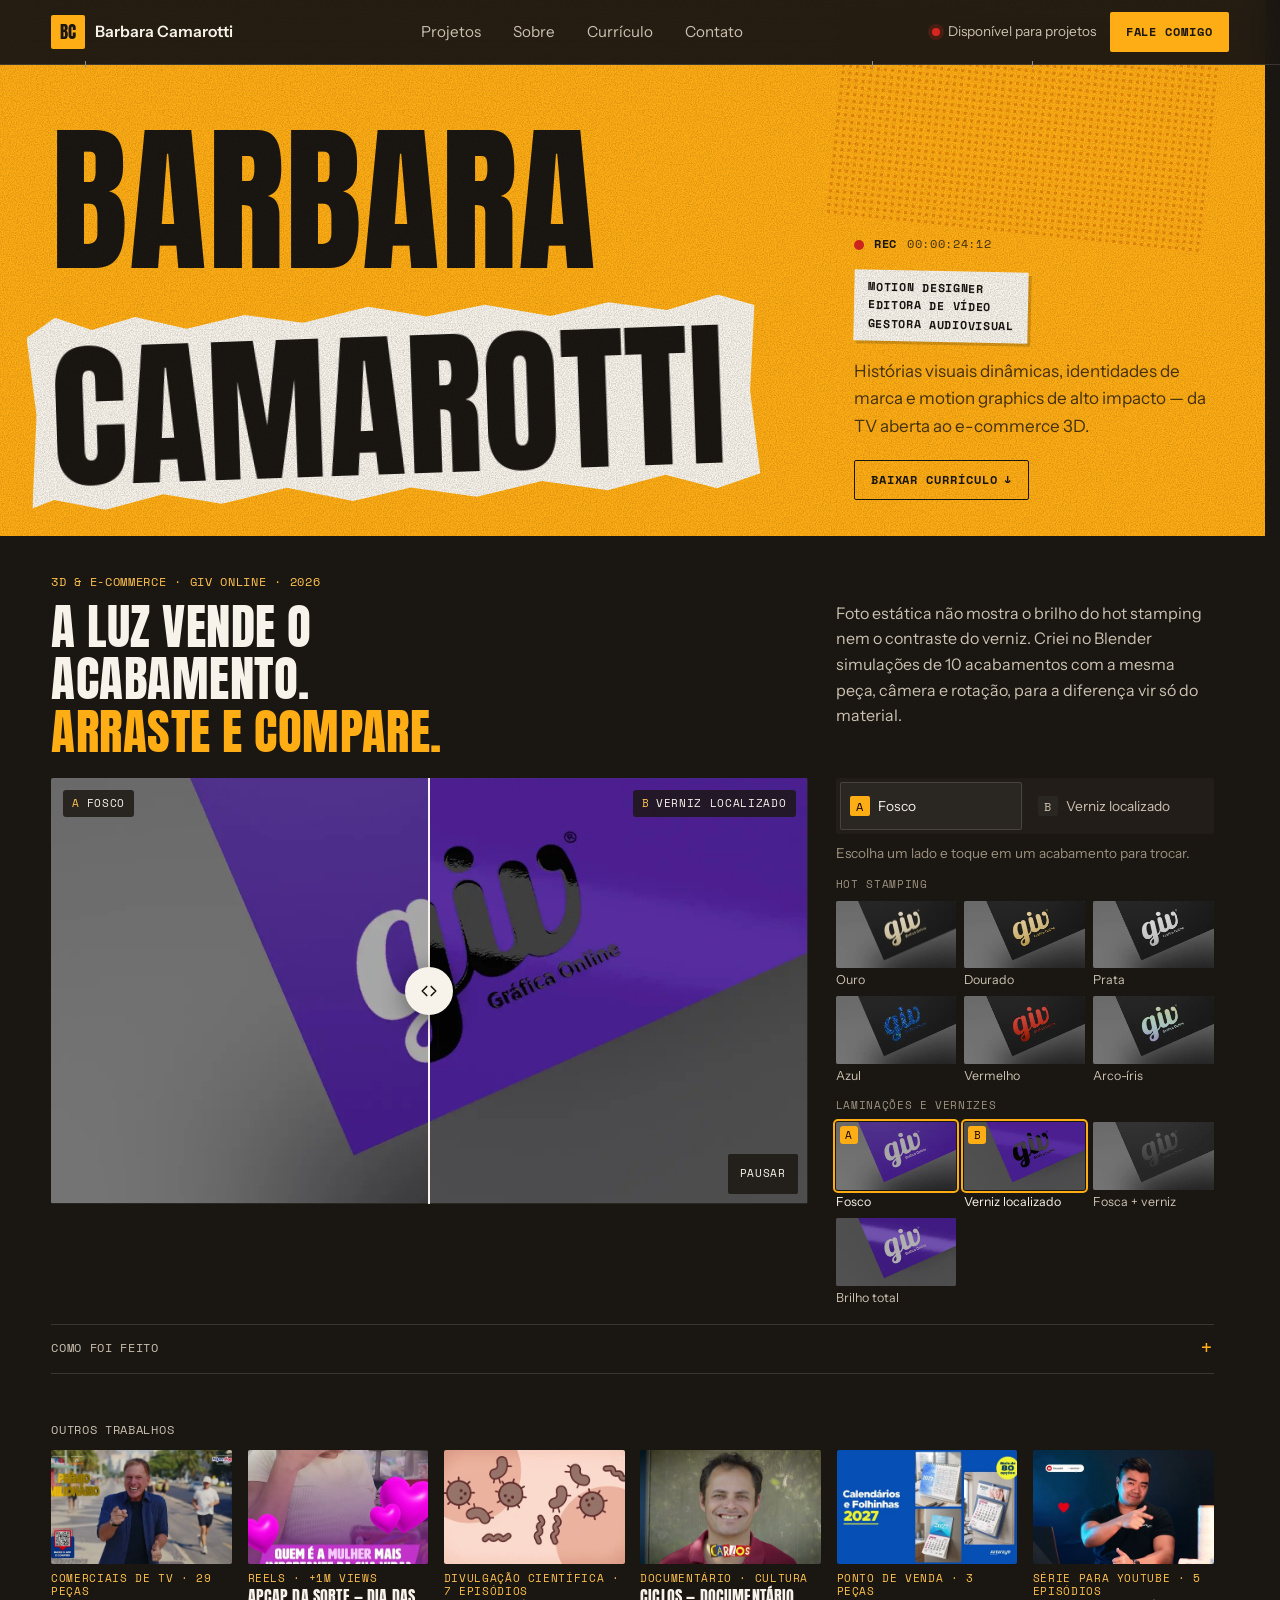
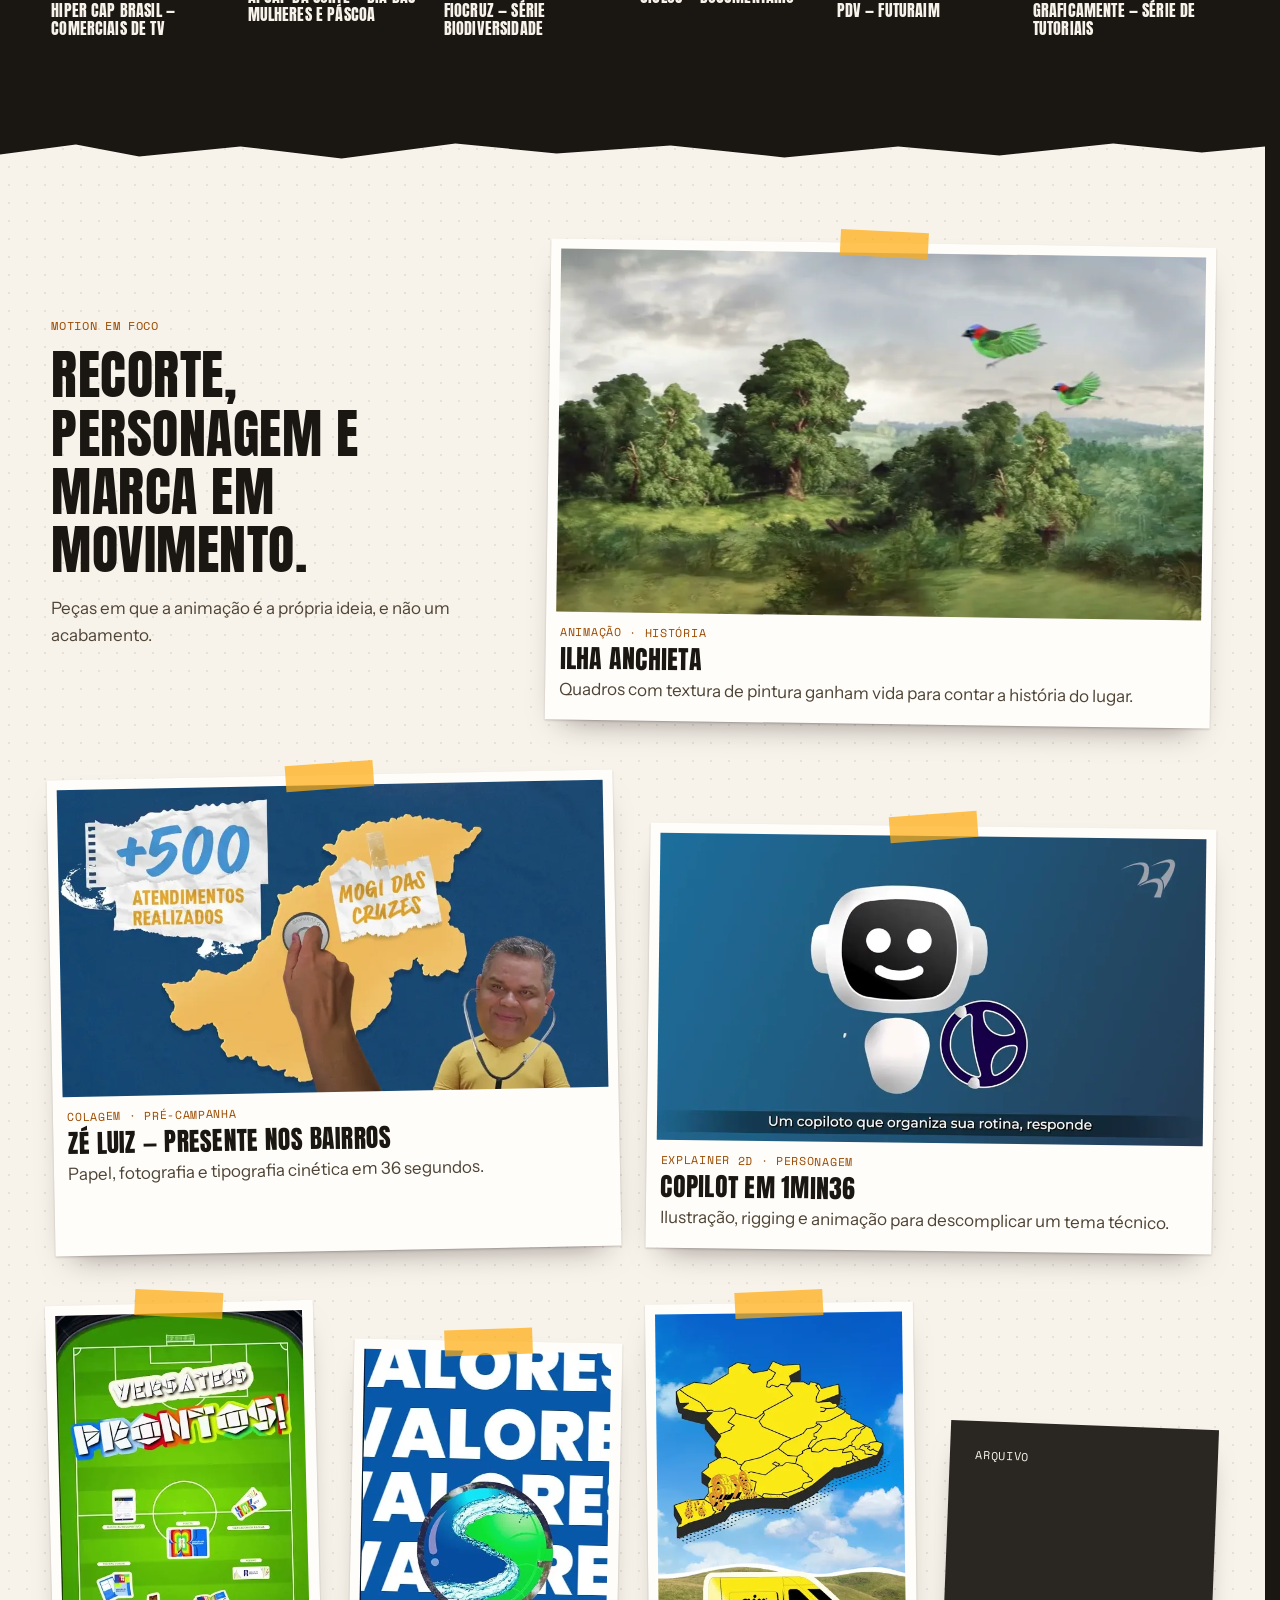
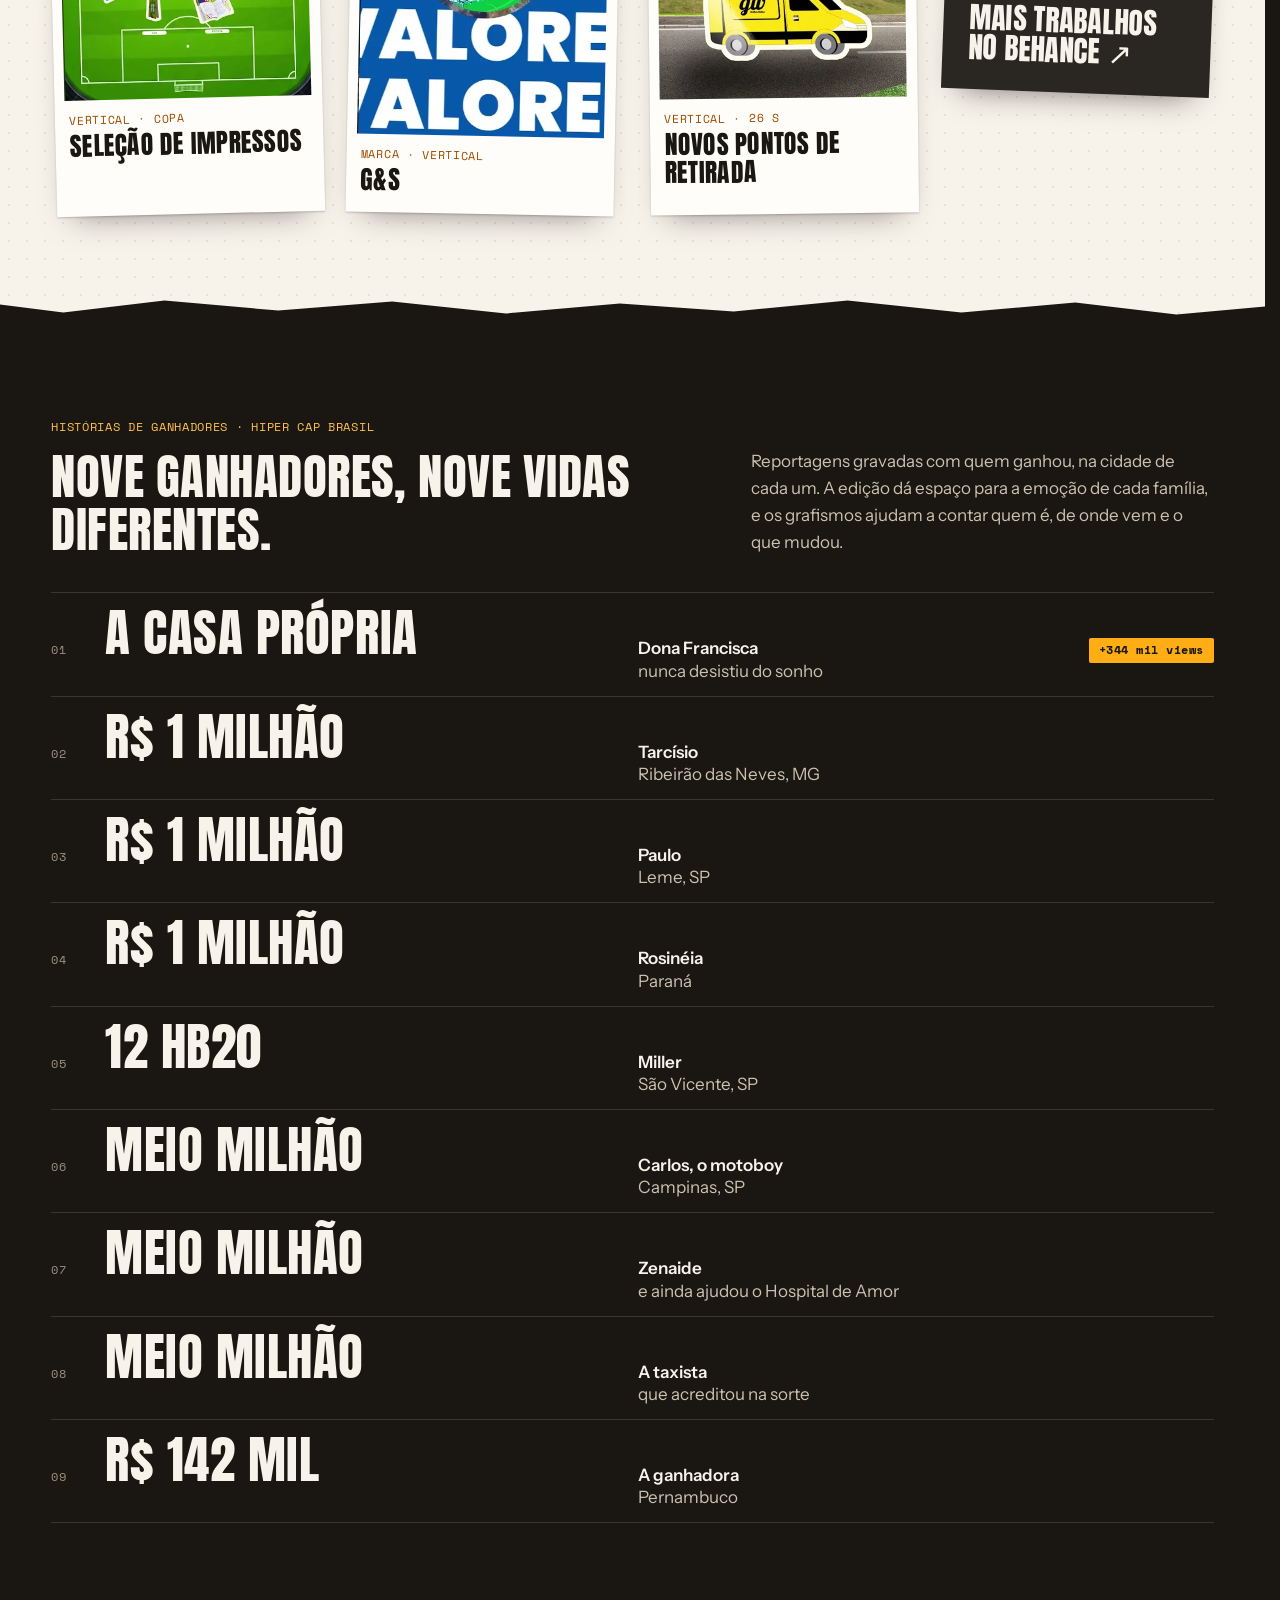
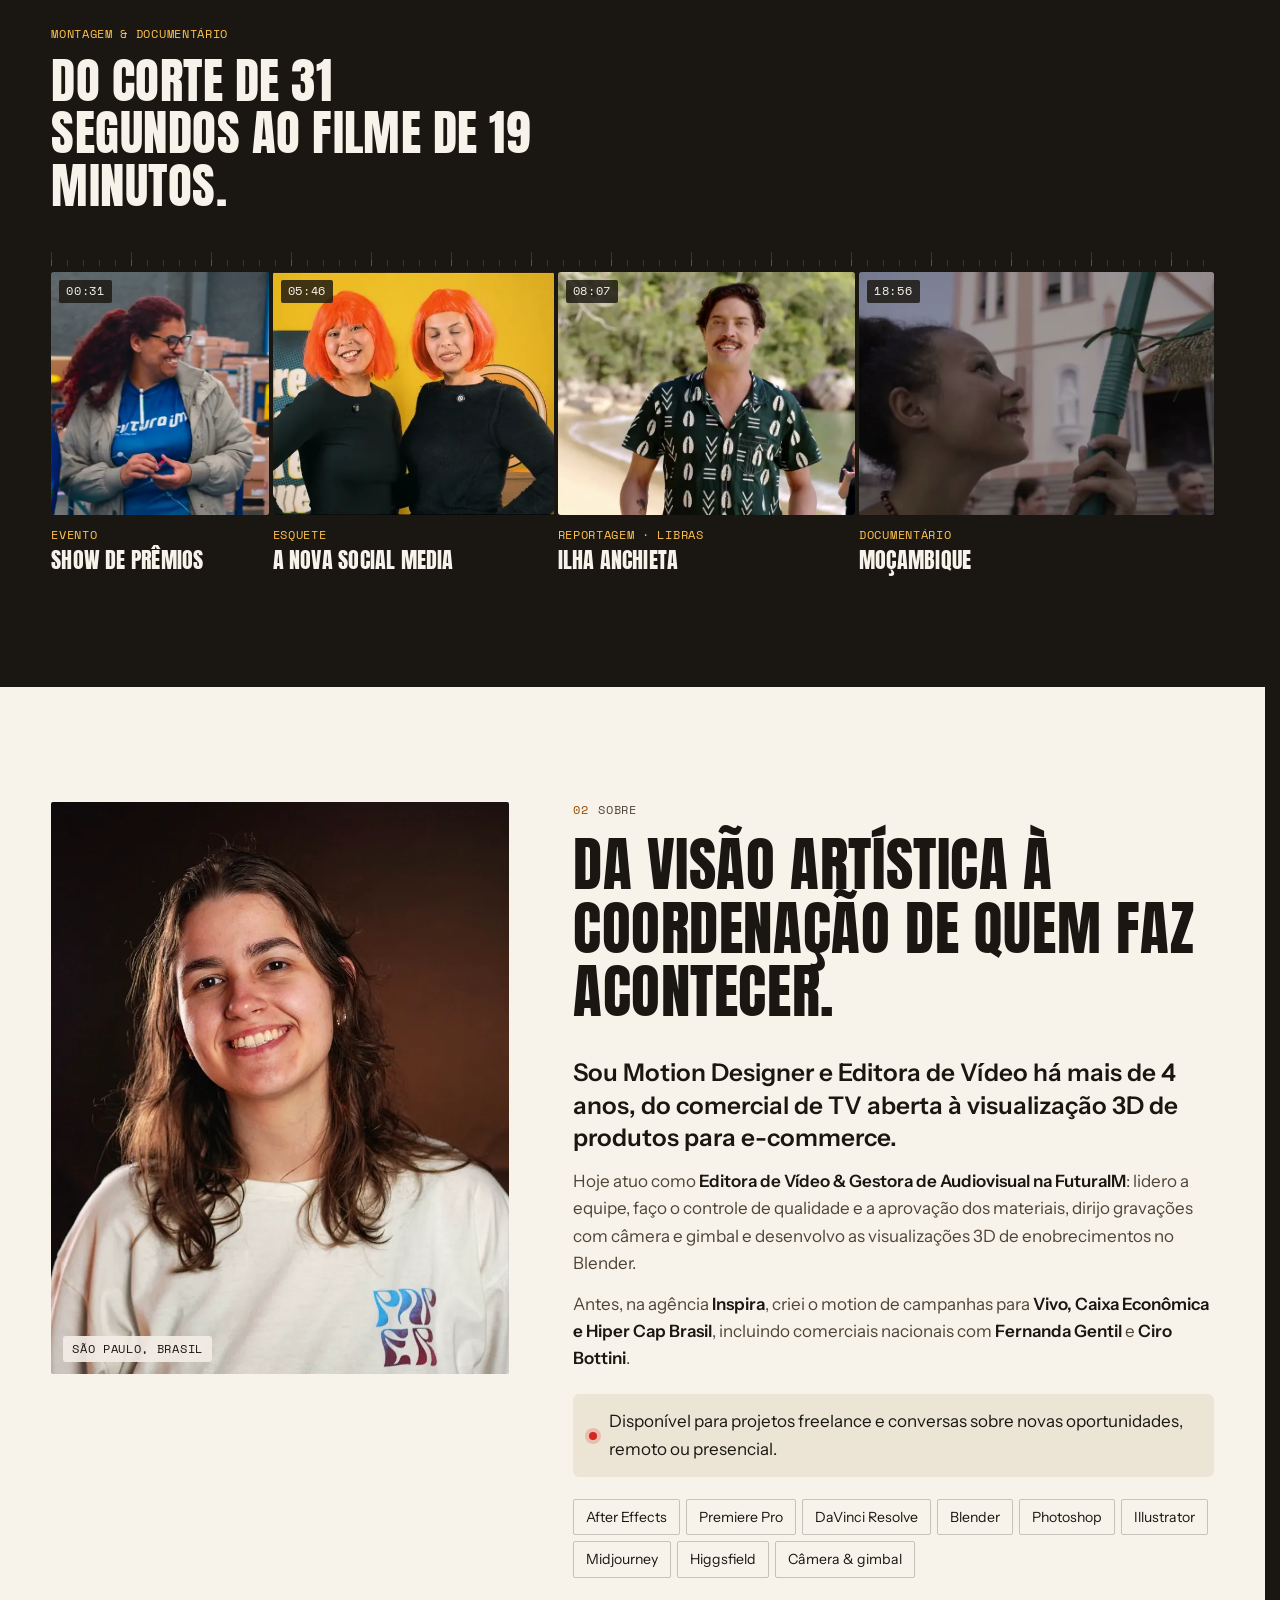
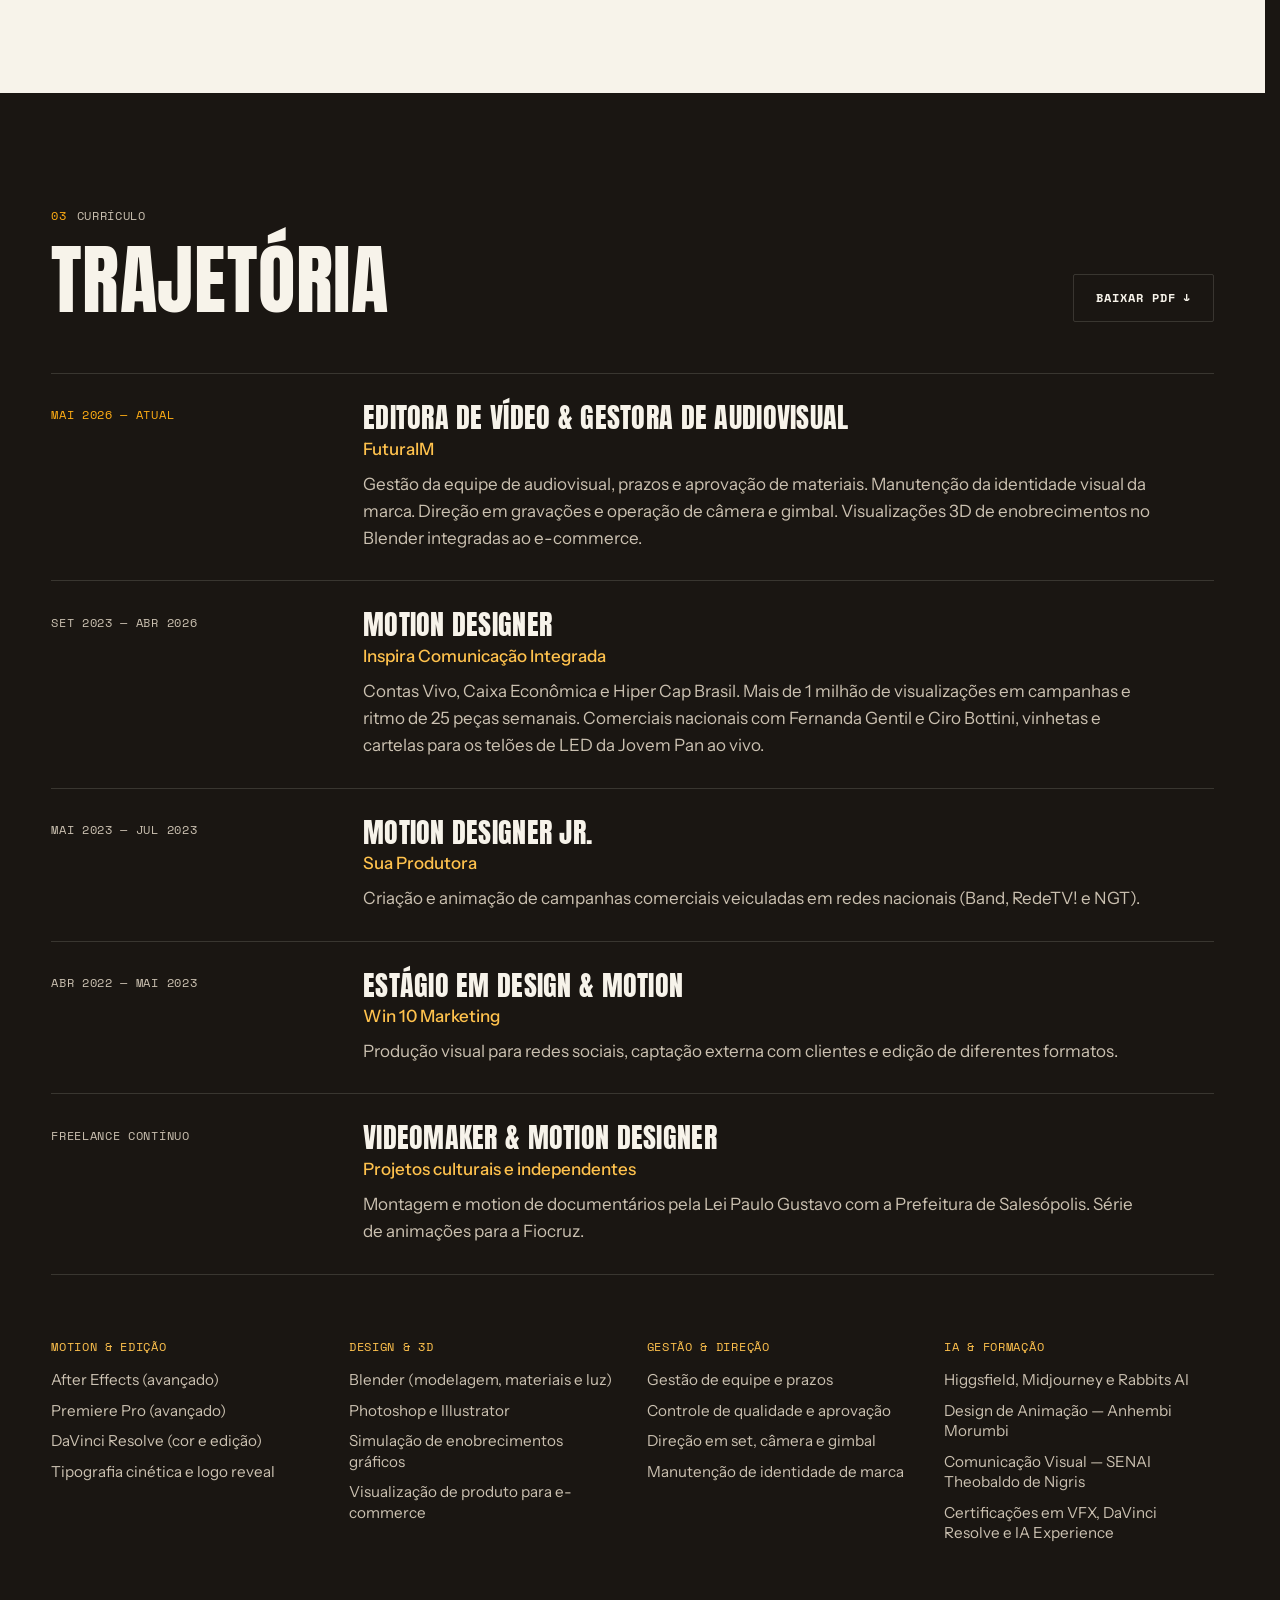
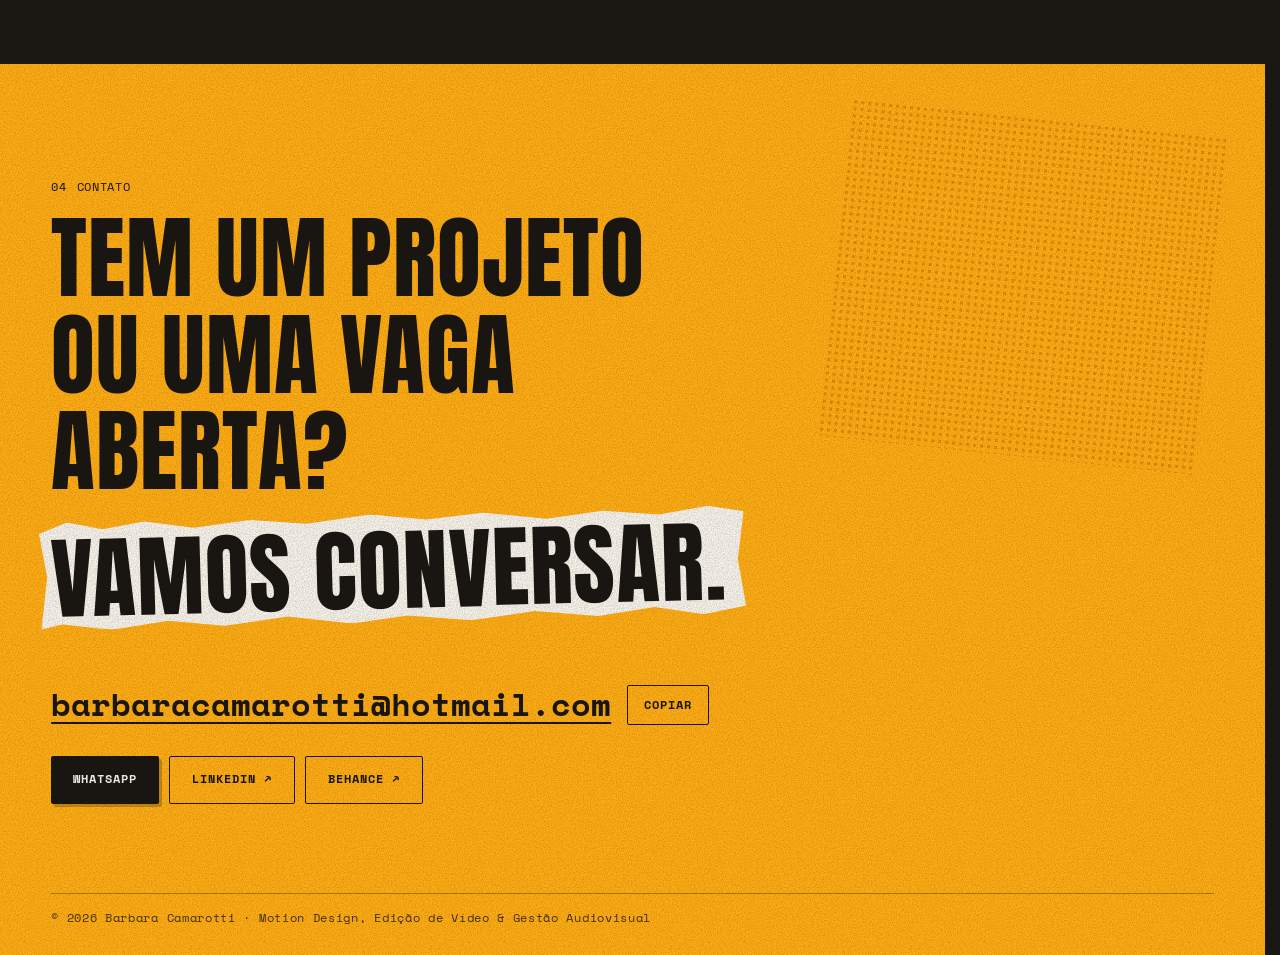
<file: index.html>
<!DOCTYPE html>
<html lang="pt-BR">
<head>
  <meta charset="UTF-8">
  <meta name="viewport" content="width=device-width, initial-scale=1">
  <title>Barbara Camarotti — Motion Designer &amp; Editora de Vídeo</title>
  <meta name="description" content="Portfólio de Barbara Camarotti, Motion Designer, Editora de Vídeo e Gestora Audiovisual em São Paulo. Comerciais de TV, simulações 3D para e-commerce, divulgação científica e documentários.">
  <meta name="theme-color" content="#1a1612">
  <link rel="canonical" href="https://barbaracamarotti.github.io/PortfolioBarbaraCamarotti/">

  <meta property="og:type" content="website">
  <meta property="og:url" content="https://barbaracamarotti.github.io/PortfolioBarbaraCamarotti/">
  <meta property="og:title" content="Barbara Camarotti — Motion Designer &amp; Editora de Vídeo">
  <meta property="og:description" content="Histórias visuais dinâmicas, identidades de marca e motion graphics de alto impacto.">
  <meta property="og:image" content="https://barbaracamarotti.github.io/PortfolioBarbaraCamarotti/Assets/Images/og_icon_bc.png">
  <meta property="og:image:width" content="512">
  <meta property="og:image:height" content="512">
  <meta property="og:image:alt" content="Ícone BC — Barbara Camarotti">
  <meta property="og:locale" content="pt_BR">
  <meta name="twitter:card" content="summary">

  <link rel="icon" type="image/svg+xml" href="data:image/svg+xml,%3Csvg xmlns='http://www.w3.org/2000/svg' viewBox='0 0 100 100'%3E%3Crect width='100' height='100' rx='10' fill='%23ffad14'/%3E%3Ctext x='50%25' y='54%25' text-anchor='middle' dominant-baseline='central' font-family='Impact,system-ui,sans-serif' font-weight='800' font-size='50' fill='%231a1612'%3EBC%3C/text%3E%3C/svg%3E">

  <link rel="preconnect" href="https://fonts.googleapis.com">
  <link rel="preconnect" href="https://fonts.gstatic.com" crossorigin>
  <link rel="stylesheet" href="https://fonts.googleapis.com/css2?family=Anton&family=Space+Mono:wght@400;700&family=Instrument+Sans:wght@400..700&display=swap">
  <link rel="stylesheet" href="css/style.css?v=20261111b">

  <script type="application/ld+json">
  {
    "@context": "https://schema.org",
    "@type": "Person",
    "name": "Barbara Camarotti",
    "jobTitle": "Motion Designer e Editora de Vídeo",
    "email": "mailto:barbaracamarotti@hotmail.com",
    "url": "https://barbaracamarotti.github.io/PortfolioBarbaraCamarotti/",
    "address": { "@type": "PostalAddress", "addressLocality": "São Paulo", "addressCountry": "BR" },
    "sameAs": ["https://www.linkedin.com/in/barbaracamarotti", "https://www.behance.net/barbaracamarot"]
  }
  </script>
  <script>document.documentElement.classList.add('js')</script>
  <link rel="stylesheet" href="css/intro.css?v=20261111b">
  <script>
    try {
      var force = /[?&]intro\b/.test(location.search);
      var calm = matchMedia('(prefers-reduced-motion: reduce)').matches;
      if (force || (!calm && !sessionStorage.getItem('introSeen'))) document.documentElement.classList.add('is-intro', 'has-intro');
    } catch (e) {}
  </script>
</head>

<body>
  <div class="intro" id="intro">
    <div class="intro__cam" aria-hidden="true">
      <div class="intro__frame"></div>
      <p class="intro__hud mono"><i></i>REC <span data-tc>00:00:00:00</span></p>
      <p class="intro__hud intro__hud--r mono">Barbara Camarotti · Showreel</p>
      <div class="intro__rays"></div>
      <div class="intro__stage">
        <div class="intro__beam"></div>
        <div class="intro__ring"></div>
        <div class="intro__clap">
          <div class="intro__holo">
            <svg class="intro__svg" viewBox="0 0 320 310">
              <defs>
                <clipPath id="introStick"><rect x="15" y="36" width="290" height="32" rx="4"/></clipPath>
                <clipPath id="introBand"><rect x="15" y="72" width="290" height="30"/></clipPath>
              </defs>
              <g class="intro__base">
                <rect class="h-fill" x="15" y="72" width="290" height="230" rx="8"/>
                <g clip-path="url(#introBand)" class="h-stripe">
                  <polygon points="25,72 57,72 37,102 5,102"/>
                  <polygon points="89,72 121,72 101,102 69,102"/>
                  <polygon points="153,72 185,72 165,102 133,102"/>
                  <polygon points="217,72 249,72 229,102 197,102"/>
                  <polygon points="281,72 313,72 293,102 261,102"/>
                </g>
                <g class="h-line">
                  <line x1="15" y1="102" x2="305" y2="102"/>
                  <line x1="31" y1="150" x2="289" y2="150"/>
                  <line x1="31" y1="200" x2="289" y2="200"/>
                  <line x1="31" y1="250" x2="289" y2="250"/>
                  <line x1="160" y1="160" x2="160" y2="250"/>
                </g>
                <g class="h-text">
                  <text x="34" y="124">PRODUÇÃO</text>
                  <text x="34" y="142" class="h-text--big">BARBARA CAMAROTTI</text>
                  <text x="34" y="178">CENA</text>
                  <text x="34" y="194" class="h-text--big">01</text>
                  <text x="174" y="178">TAKE</text>
                  <text x="174" y="194" class="h-text--big">01</text>
                  <text x="34" y="228">ROLO</text>
                  <text x="34" y="244" class="h-text--big">A</text>
                  <text x="174" y="228">DATA</text>
                  <text x="174" y="244" class="h-text--big">2026</text>
                  <text x="34" y="280">DIREÇÃO · MOTION · EDIÇÃO</text>
                </g>
              </g>
              <g class="intro__stick">
                <rect class="h-fill" x="15" y="36" width="290" height="32" rx="4"/>
                <g clip-path="url(#introStick)" class="h-stripe">
                  <polygon points="5,36 37,36 57,68 25,68"/>
                  <polygon points="69,36 101,36 121,68 89,68"/>
                  <polygon points="133,36 165,36 185,68 153,68"/>
                  <polygon points="197,36 229,36 249,68 217,68"/>
                  <polygon points="261,36 293,36 313,68 281,68"/>
                </g>
                <circle class="h-fill" cx="27" cy="62" r="5"/>
              </g>
            </svg>
          </div>
        </div>
        <p class="intro__cue">AÇÃO!</p>
      </div>
      <div class="intro__flash"></div>
    </div>
    <button class="intro__skip mono" type="button">Pular intro</button>
  </div>

  <a class="skip" href="#projetos">Pular para os projetos</a>

  <header class="top" id="top">
    <div class="top__in">
      <a class="brand" href="#inicio" aria-label="Barbara Camarotti, início">
        <span class="brand__mark" aria-hidden="true">BC</span>
        <span class="brand__name">Barbara Camarotti</span>
      </a>
      <nav class="top__nav" aria-label="Principal">
        <a href="#projetos">Projetos</a>
        <a href="#sobre">Sobre</a>
        <a href="#curriculo">Currículo</a>
        <a href="#contato">Contato</a>
      </nav>
      <div class="top__actions">
        <span class="status"><i aria-hidden="true"></i>Disponível para projetos</span>
        <a class="btn btn--hot btn--sm" href="#contato">Fale comigo</a>
        <button class="menu-btn" type="button" id="menuOpen" aria-haspopup="dialog">Menu</button>
      </div>
    </div>
    <div class="timeline" aria-hidden="true"><div class="timeline__ticks" id="ticks"></div><div class="timeline__bar" id="progress"></div></div>
  </header>

  <dialog class="menu" id="menu" aria-label="Menu">
    <div class="menu__head">
      <span class="brand__mark" aria-hidden="true">BC</span>
      <button class="menu-btn" type="button" id="menuClose">Fechar</button>
    </div>
    <nav aria-label="Menu principal">
      <a href="#projetos"><small>01</small>Projetos</a>
      <a href="#sobre"><small>02</small>Sobre</a>
      <a href="#curriculo"><small>03</small>Currículo</a>
      <a href="#contato"><small>04</small>Contato</a>
    </nav>
    <div class="menu__foot">
      <span class="status"><i aria-hidden="true"></i>Disponível para projetos</span>
      <a class="btn btn--hot" href="https://wa.me/5511991614359?text=Ol%C3%A1%2C%20Barbara!%20Vim%20pelo%20seu%20portf%C3%B3lio." target="_blank" rel="noopener">Chamar no WhatsApp</a>
    </div>
  </dialog>

  <main>
    <section class="hero" id="inicio">
      <div class="wrap hero__grid">
        <h1 class="hero__name"><span><b>Barbara</b></span><span><b>Camarotti</b></span></h1>
        <div class="hero__side">
          <p class="mono hero__rec" aria-hidden="true"><i></i>REC <span>00:00:24:12</span></p>
          <p class="mono hero__role">Motion Designer<br>Editora de Vídeo<br>Gestora Audiovisual</p>
          <p class="hero__lead">Histórias visuais dinâmicas, identidades de marca e motion graphics de alto impacto — da TV aberta ao e-commerce 3D.</p>
          <a class="btn btn--line btn--sm" href="midia/Barbara-Camarotti-Curriculo.pdf" download>Baixar currículo <span aria-hidden="true">↓</span></a>
        </div>
      </div>
    </section>

    <section class="work" id="projetos">
      <h2 class="sr-only">Trabalhos selecionados</h2>

      <div class="wrap palco" id="palco">
        <div class="palco__stage" id="palcoStage">
      <div class="lab" id="lab">
        <div class="lab__intro">
          <p class="mono lab__tag">3D &amp; e-commerce · GIV Online · 2026</p>
          <h3 tabindex="-1">A luz vende o acabamento. <em>Arraste e compare.</em></h3>
          <p>Foto estática não mostra o brilho do hot stamping nem o contraste do verniz. Criei no Blender simulações de <span data-finish-count>10</span> acabamentos com a mesma peça, câmera e rotação, para a diferença vir só do material.</p>
        </div>

        <div class="lab__stage" id="stage" style="--pos:50%">
          <video id="vidA" class="stage__vid" muted loop playsinline preload="none" poster="midia/takes/fosco.webp" aria-hidden="true"></video>
          <video id="vidB" class="stage__vid stage__vid--b" muted loop playsinline preload="none" poster="midia/takes/verniz-localizado.webp" aria-hidden="true"></video>
          <span class="stage__label stage__label--a mono" id="labelA">Fosco</span>
          <span class="stage__label stage__label--b mono" id="labelB">Verniz localizado</span>
          <div class="stage__handle" aria-hidden="true"><span><svg viewBox="0 0 24 24" width="18" height="18" fill="none" stroke="currentColor" stroke-width="2.2" stroke-linecap="round" stroke-linejoin="round"><path d="m9 18-6-6 6-6M15 6l6 6-6 6"/></svg></span></div>
          <input class="stage__range" id="range" type="range" min="0" max="100" value="50" aria-label="Mover a divisão entre os dois acabamentos">
          <button class="stage__play mono" id="stagePlay" type="button">Pausar</button>
        </div>

        <div class="lab__panel">
          <div class="seg" role="group" aria-label="Qual lado trocar">
            <button type="button" class="seg__btn is-on" data-side="a" aria-pressed="true"><i>A</i><span id="segA">Fosco</span></button>
            <button type="button" class="seg__btn" data-side="b" aria-pressed="false"><i>B</i><span id="segB">Verniz localizado</span></button>
          </div>
          <p class="lab__hint">Escolha um lado e toque em um acabamento para trocar.</p>
          <div id="finishes"></div>
        </div>
      </div>

          <div class="palco__work" id="palcoWork" hidden>
            <div class="lab__intro">
              <p class="mono lab__tag" id="palcoTag"></p>
              <h3 id="palcoTitle" tabindex="-1"></h3>
              <p id="palcoBlurb"></p>
            </div>
            <div id="palcoMedia"></div>
          </div>

          <details class="palco__more" id="palcoMore">
            <summary class="mono">Como foi feito</summary>
            <div class="case__grid">
              <div class="case__text" data-text></div>
              <dl class="case__meta" data-meta></dl>
            </div>
            <ol class="case__steps" data-steps></ol>
          </details>
        </div>

        <div class="palco__picks">
          <p class="mono">Outros trabalhos</p>
          <ul class="palco__thumbs" id="palcoThumbs"></ul>
        </div>
      </div>


      <div class="mural">
        <div class="wrap mural__grid">
          <header class="mural__head reveal">
            <p class="mono">Motion em foco</p>
            <h3>Recorte, personagem e marca em movimento.</h3>
            <p>Peças em que a animação é a própria ideia, e não um acabamento.</p>
          </header>
          <a class="print print--ilha reveal" href="#/ilha">
            <img src="midia/img/ilha.webp" alt="Paisagem pintada com duas aves em voo" loading="lazy" width="960" height="540">
            <p class="mono">Animação · História</p>
            <h3>Ilha Anchieta</h3>
            <p>Quadros com textura de pintura ganham vida para contar a história do lugar.</p>
          </a>
          <a class="print print--ze reveal" href="#/zeluiz">
            <img src="midia/img/zeluiz.webp" alt="Colagem animada com o mapa de Mogi das Cruzes e o personagem de Zé Luiz" loading="lazy" width="960" height="540">
            <p class="mono">Colagem · Pré-campanha</p>
            <h3>Zé Luiz — Presente nos Bairros</h3>
            <p>Papel, fotografia e tipografia cinética em 36 segundos.</p>
          </a>
          <a class="print print--copilot reveal" href="#/copilot">
            <img src="midia/img/copilot.webp" alt="Mascote robô de um explainer sobre o Copilot" loading="lazy" width="960" height="540">
            <p class="mono">Explainer 2D · Personagem</p>
            <h3>Copilot em 1min36</h3>
            <p>Ilustração, rigging e animação para descomplicar um tema técnico.</p>
          </a>
          <a class="print print--selecao reveal" href="#/selecao">
            <img src="midia/img/selecao.webp" alt="Campo de futebol com produtos gráficos em animação vertical" loading="lazy" width="405" height="720">
            <p class="mono">Vertical · Copa</p>
            <h3>Seleção de Impressos</h3>
          </a>
          <a class="print print--gs reveal" href="#/gs">
            <img src="midia/img/gs.webp" alt="Símbolo da G&amp;S sobre a palavra Valores repetida" loading="lazy" width="405" height="720">
            <p class="mono">Marca · Vertical</p>
            <h3>G&amp;S</h3>
          </a>
          <a class="print print--novos reveal" href="#/novos">
            <img src="midia/img/novos.webp" alt="Van amarela da GIV sob o mapa de uma região do Brasil" loading="lazy" width="405" height="720">
            <p class="mono">Vertical · 26 s</p>
            <h3>Novos Pontos de Retirada</h3>
          </a>
          <a class="mural__note reveal" href="https://www.behance.net/barbaracamarot" target="_blank" rel="noopener">
            <span class="mono">Arquivo</span>
            <strong>Mais trabalhos no Behance <span aria-hidden="true">↗</span></strong>
          </a>
        </div>
      </div>

      <div class="wrap placar">
        <header class="placar__head reveal">
          <p class="mono">Histórias de ganhadores · Hiper Cap Brasil</p>
          <h3>Nove ganhadores, nove vidas diferentes.</h3>
          <p>Reportagens gravadas com quem ganhou, na cidade de cada um. A edição dá espaço para a emoção de cada família, e os grafismos ajudam a contar quem é, de onde vem e o que mudou.</p>
        </header>
        <ol class="placar__list" id="placar"></ol>
        <div class="placar__peek" id="placarPeek" aria-hidden="true"><img alt="" width="320" height="180"></div>
      </div>

      <div class="wrap rolo">
        <header class="rolo__head reveal">
          <p class="mono">Montagem &amp; documentário</p>
          <h3>Do corte de 31 segundos ao filme de 19 minutos.</h3>
        </header>
        <div class="rolo__track" id="rolo">
          <div class="rolo__ruler" aria-hidden="true"></div>
          <span class="rolo__playhead" aria-hidden="true"></span>
          <div class="rolo__clips">
            <a class="rolo__clip" href="#/premios" style="--d:5.6">
              <span class="rolo__media"><img src="midia/img/premios.webp" alt="Equipe sorrindo no galpão da gráfica" loading="lazy" width="960" height="540"><span class="rolo__time mono">00:31</span></span>
              <span class="mono rolo__tag">Evento</span>
              <strong>Show de Prêmios</strong>
            </a>
            <a class="rolo__clip" href="#/social" style="--d:18.6">
              <span class="rolo__media"><img src="midia/img/social.webp" alt="Duas atrizes de peruca laranja em cenário amarelo" loading="lazy" width="960" height="540"><span class="rolo__time mono">05:46</span></span>
              <span class="mono rolo__tag">Esquete</span>
              <strong>A Nova Social Media</strong>
            </a>
            <a class="rolo__clip" href="#/ilhaj" style="--d:22">
              <span class="rolo__media"><img src="midia/img/ilha-jornal.webp" alt="Apresentador na praia, com intérprete de Libras no canto da tela" loading="lazy" width="960" height="540"><span class="rolo__time mono">08:07</span></span>
              <span class="mono rolo__tag">Reportagem · Libras</span>
              <strong>Ilha Anchieta</strong>
            </a>
            <a class="rolo__clip" href="#/mocambique" style="--d:33.7">
              <span class="rolo__media"><img src="midia/img/mocambique.webp" alt="Jovem sorri olhando para o alto durante uma festa popular" loading="lazy" width="960" height="540"><span class="rolo__time mono">18:56</span></span>
              <span class="mono rolo__tag">Documentário</span>
              <strong>Moçambique</strong>
            </a>
          </div>
        </div>
      </div>
    </section>

    <section class="about" id="sobre">
      <div class="wrap about__grid">
        <figure class="about__photo reveal">
          <img src="midia/img/retrato.webp" alt="Retrato de Barbara Camarotti sorrindo" loading="lazy" width="800" height="1111">
          <figcaption class="mono">São Paulo, Brasil</figcaption>
        </figure>
        <div class="about__text">
          <p class="mono head__tag"><span>02</span> Sobre</p>
          <h2>Da visão artística à coordenação de quem faz acontecer.</h2>
          <p class="about__lead">Sou Motion Designer e Editora de Vídeo há mais de 4 anos, do comercial de TV aberta à visualização 3D de produtos para e-commerce.</p>
          <p>Hoje atuo como <strong>Editora de Vídeo &amp; Gestora de Audiovisual na FuturaIM</strong>: lidero a equipe, faço o controle de qualidade e a aprovação dos materiais, dirijo gravações com câmera e gimbal e desenvolvo as visualizações 3D de enobrecimentos no Blender.</p>
          <p>Antes, na agência <strong>Inspira</strong>, criei o motion de campanhas para <strong>Vivo, Caixa Econômica e Hiper Cap Brasil</strong>, incluindo comerciais nacionais com <strong>Fernanda Gentil</strong> e <strong>Ciro Bottini</strong>.</p>
          <p class="about__status"><i aria-hidden="true"></i>Disponível para projetos freelance e conversas sobre novas oportunidades, remoto ou presencial.</p>
          <ul class="chips" aria-label="Ferramentas">
            <li>After Effects</li><li>Premiere Pro</li><li>DaVinci Resolve</li><li>Blender</li><li>Photoshop</li><li>Illustrator</li><li>Midjourney</li><li>Higgsfield</li><li>Câmera &amp; gimbal</li>
          </ul>
        </div>
      </div>
    </section>

    <section class="cv" id="curriculo">
      <div class="wrap">
        <header class="head head--row">
          <div>
            <p class="mono head__tag"><span>03</span> Currículo</p>
            <h2>Trajetória</h2>
          </div>
          <a class="btn btn--line" href="midia/Barbara-Camarotti-Curriculo.pdf" download>Baixar PDF <span aria-hidden="true">↓</span></a>
        </header>

        <ol class="tracks">
          <li class="track is-now reveal">
            <p class="mono track__time">Mai 2026 — atual</p>
            <div>
              <h3>Editora de Vídeo &amp; Gestora de Audiovisual</h3>
              <p class="track__co">FuturaIM</p>
              <p>Gestão da equipe de audiovisual, prazos e aprovação de materiais. Manutenção da identidade visual da marca. Direção em gravações e operação de câmera e gimbal. Visualizações 3D de enobrecimentos no Blender integradas ao e-commerce.</p>
            </div>
          </li>
          <li class="track reveal">
            <p class="mono track__time">Set 2023 — Abr 2026</p>
            <div>
              <h3>Motion Designer</h3>
              <p class="track__co">Inspira Comunicação Integrada</p>
              <p>Contas Vivo, Caixa Econômica e Hiper Cap Brasil. Mais de 1 milhão de visualizações em campanhas e ritmo de 25 peças semanais. Comerciais nacionais com Fernanda Gentil e Ciro Bottini, vinhetas e cartelas para os telões de LED da Jovem Pan ao vivo.</p>
            </div>
          </li>
          <li class="track reveal">
            <p class="mono track__time">Mai 2023 — Jul 2023</p>
            <div>
              <h3>Motion Designer Jr.</h3>
              <p class="track__co">Sua Produtora</p>
              <p>Criação e animação de campanhas comerciais veiculadas em redes nacionais (Band, RedeTV! e NGT).</p>
            </div>
          </li>
          <li class="track reveal">
            <p class="mono track__time">Abr 2022 — Mai 2023</p>
            <div>
              <h3>Estágio em Design &amp; Motion</h3>
              <p class="track__co">Win 10 Marketing</p>
              <p>Produção visual para redes sociais, captação externa com clientes e edição de diferentes formatos.</p>
            </div>
          </li>
          <li class="track reveal">
            <p class="mono track__time">Freelance contínuo</p>
            <div>
              <h3>Videomaker &amp; Motion Designer</h3>
              <p class="track__co">Projetos culturais e independentes</p>
              <p>Montagem e motion de documentários pela Lei Paulo Gustavo com a Prefeitura de Salesópolis. Série de animações para a Fiocruz.</p>
            </div>
          </li>
        </ol>

        <div class="skills">
          <div><h3 class="mono">Motion &amp; edição</h3><ul><li>After Effects (avançado)</li><li>Premiere Pro (avançado)</li><li>DaVinci Resolve (cor e edição)</li><li>Tipografia cinética e logo reveal</li></ul></div>
          <div><h3 class="mono">Design &amp; 3D</h3><ul><li>Blender (modelagem, materiais e luz)</li><li>Photoshop e Illustrator</li><li>Simulação de enobrecimentos gráficos</li><li>Visualização de produto para e-commerce</li></ul></div>
          <div><h3 class="mono">Gestão &amp; direção</h3><ul><li>Gestão de equipe e prazos</li><li>Controle de qualidade e aprovação</li><li>Direção em set, câmera e gimbal</li><li>Manutenção de identidade de marca</li></ul></div>
          <div><h3 class="mono">IA &amp; formação</h3><ul><li>Higgsfield, Midjourney e Rabbits AI</li><li>Design de Animação — Anhembi Morumbi</li><li>Comunicação Visual — SENAI Theobaldo de Nigris</li><li>Certificações em VFX, DaVinci Resolve e IA Experience</li></ul></div>
        </div>
      </div>
    </section>
  </main>

  <footer class="contact" id="contato">
    <div class="wrap">
      <p class="mono head__tag"><span>04</span> Contato</p>
      <h2>Tem um projeto ou uma vaga aberta? <em>Vamos conversar.</em></h2>
      <div class="contact__mail">
        <a href="mailto:barbaracamarotti@hotmail.com">barbaracamarotti@hotmail.com</a>
        <button class="btn btn--line btn--sm" type="button" id="copyMail" data-mail="barbaracamarotti@hotmail.com">Copiar</button>
      </div>
      <div class="contact__links">
        <a class="btn btn--hot" href="https://wa.me/5511991614359?text=Ol%C3%A1%2C%20Barbara!%20Vim%20pelo%20seu%20portf%C3%B3lio." target="_blank" rel="noopener">WhatsApp</a>
        <a class="btn btn--line" href="https://www.linkedin.com/in/barbaracamarotti" target="_blank" rel="noopener">LinkedIn ↗</a>
        <a class="btn btn--line" href="https://www.behance.net/barbaracamarot" target="_blank" rel="noopener">Behance ↗</a>
      </div>
      <p class="contact__note mono">© 2026 Barbara Camarotti · Motion Design, Edição de Vídeo &amp; Gestão Audiovisual</p>
    </div>
  </footer>

  <dialog class="case" id="case" aria-labelledby="caseTitle">
    <div class="case__bar">
      <p class="mono" id="caseTag"></p>
      <button class="btn btn--line btn--sm" type="button" id="caseClose">Fechar <span aria-hidden="true">✕</span></button>
    </div>
    <div class="case__in">
      <h2 id="caseTitle"></h2>
      <div id="caseMedia"></div>
      <div class="case__grid">
        <div class="case__text" data-text></div>
        <dl class="case__meta" data-meta></dl>
      </div>
      <ol class="case__steps" data-steps></ol>
      <button class="case__next" type="button" id="caseNext"></button>
    </div>
  </dialog>

  <script src="js/intro.js?v=20261111b"></script>
  <script src="js/data.js?v=20261111b"></script>
  <script src="js/main.js?v=20261111b"></script>
</body>
</html>
</file>
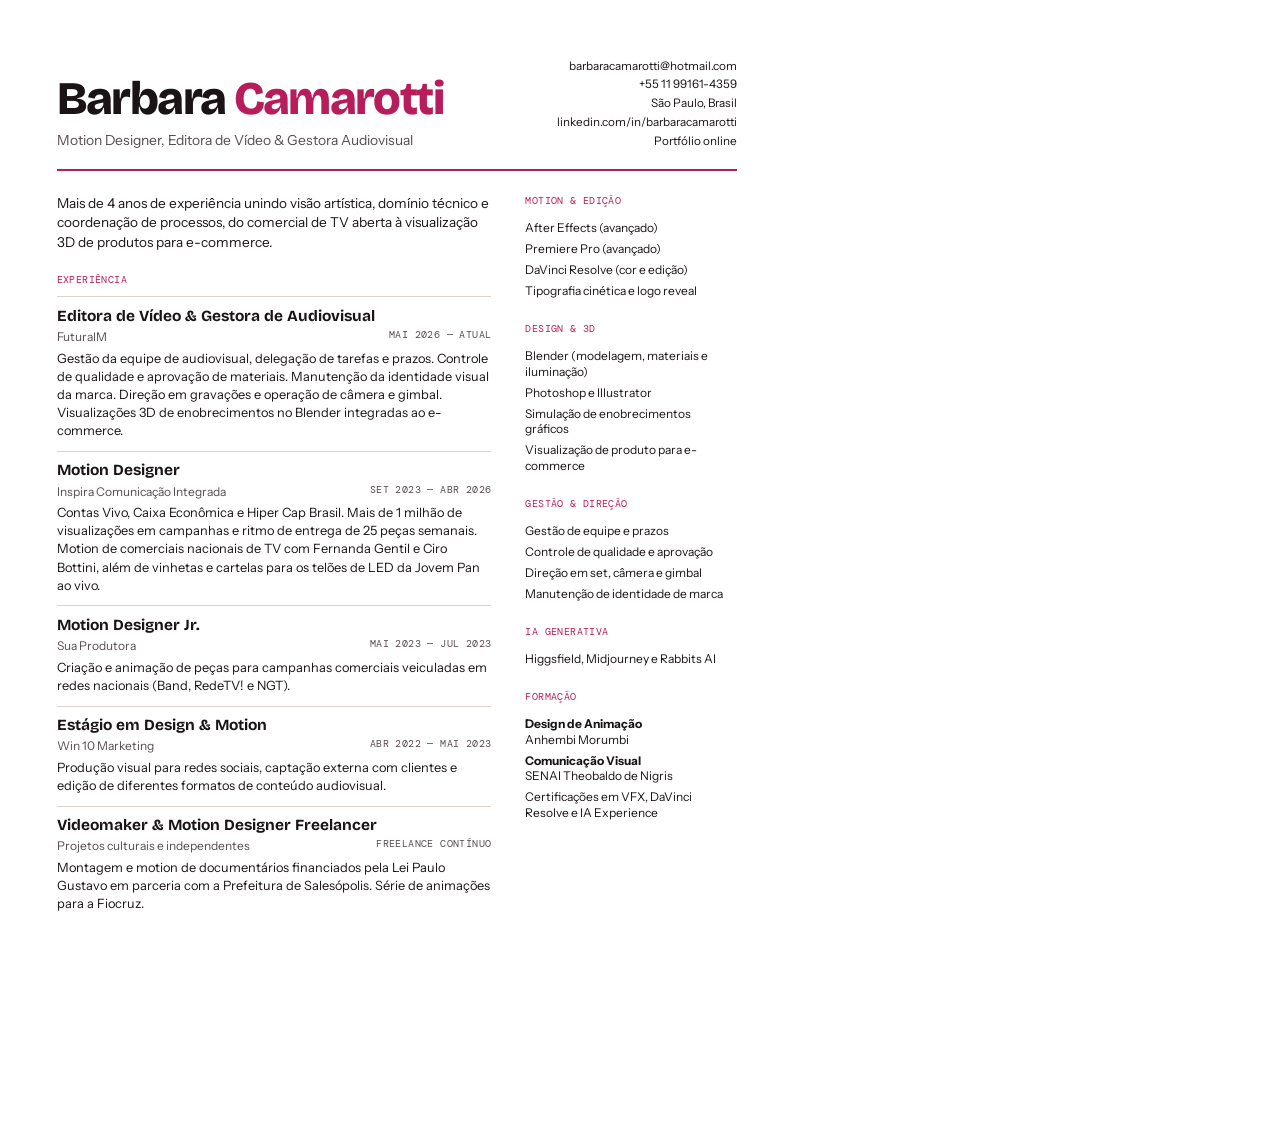
<file: tools/curriculo.html>
<!DOCTYPE html>
<html lang="pt-BR">
<head>
<meta charset="UTF-8">
<title>Barbara Camarotti — Currículo</title>
<link rel="stylesheet" href="https://fonts.googleapis.com/css2?family=Bricolage+Grotesque:opsz,wght@12..96,400..800&family=DM+Mono:wght@400;500&family=Instrument+Sans:wght@400..700&display=swap">
<style>
  @page { size: A4; margin: 0; }
  * { box-sizing: border-box; margin: 0; padding: 0; }
  html, body { width: 210mm; height: 297mm; }
  body { padding: 15mm 15mm 12mm; color: #1b1416; font: 400 9.6pt/1.42 'Instrument Sans', sans-serif; -webkit-print-color-adjust: exact; print-color-adjust: exact; }
  a { color: inherit; text-decoration: none; }
  ul { list-style: none; }
  .mono { font: 400 7.4pt/1.4 'DM Mono', monospace; letter-spacing: .04em; text-transform: uppercase; }
  header { display: grid; grid-template-columns: 1fr auto; gap: 6mm; align-items: end; padding-bottom: 5mm; border-bottom: 2px solid #b81d5b; }
  h1 { font: 800 35pt/.92 'Bricolage Grotesque', sans-serif; letter-spacing: -.035em; }
  h1 span { color: #b81d5b; }
  .sub { margin-top: 2.5mm; color: #574c4e; font-size: 10.4pt; }
  .contact { text-align: right; line-height: 1.6; font-size: 8.8pt; }
  main { display: grid; grid-template-columns: 1fr 56mm; gap: 9mm; margin-top: 6mm; }
  h2 { color: #b81d5b; font-weight: 500; margin-bottom: 2.6mm; }
  .summary { margin-bottom: 5.5mm; font-size: 10.2pt; }
  .job { padding-block: 2.8mm; border-top: 1px solid #ddd2c9; }
  .job h3 { font: 700 11.6pt/1.15 'Bricolage Grotesque', sans-serif; }
  .job .meta { display: flex; justify-content: space-between; gap: 4mm; margin: .6mm 0 1.2mm; color: #574c4e; font-size: 9pt; }
  .job .meta .mono { white-space: nowrap; }
  aside section { margin-bottom: 5.5mm; }
  aside li { padding-block: .7mm; font-size: 9pt; line-height: 1.3; }
</style>
</head>
<body>
  <header>
    <div>
      <h1>Barbara <span>Camarotti</span></h1>
      <p class="sub">Motion Designer, Editora de Vídeo &amp; Gestora Audiovisual</p>
    </div>
    <div class="contact">
      <a href="mailto:barbaracamarotti@hotmail.com">barbaracamarotti@hotmail.com</a><br>
      <a href="https://wa.me/5511991614359">+55 11 99161-4359</a><br>
      São Paulo, Brasil<br>
      <a href="https://www.linkedin.com/in/barbaracamarotti">linkedin.com/in/barbaracamarotti</a><br>
      <a href="https://barbaracamarotti.github.io/PortfolioBarbaraCamarotti/">Portfólio online</a>
    </div>
  </header>
  <main>
    <div>
      <p class="summary">Mais de 4 anos de experiência unindo visão artística, domínio técnico e coordenação de processos, do comercial de TV aberta à visualização 3D de produtos para e-commerce.</p>
      <h2 class="mono">Experiência</h2>
      <div class="job"><h3>Editora de Vídeo &amp; Gestora de Audiovisual</h3><p class="meta"><span>FuturaIM</span><span class="mono">Mai 2026 — atual</span></p><p>Gestão da equipe de audiovisual, delegação de tarefas e prazos. Controle de qualidade e aprovação de materiais. Manutenção da identidade visual da marca. Direção em gravações e operação de câmera e gimbal. Visualizações 3D de enobrecimentos no Blender integradas ao e-commerce.</p></div>
      <div class="job"><h3>Motion Designer</h3><p class="meta"><span>Inspira Comunicação Integrada</span><span class="mono">Set 2023 — Abr 2026</span></p><p>Contas Vivo, Caixa Econômica e Hiper Cap Brasil. Mais de 1 milhão de visualizações em campanhas e ritmo de entrega de 25 peças semanais. Motion de comerciais nacionais de TV com Fernanda Gentil e Ciro Bottini, além de vinhetas e cartelas para os telões de LED da Jovem Pan ao vivo.</p></div>
      <div class="job"><h3>Motion Designer Jr.</h3><p class="meta"><span>Sua Produtora</span><span class="mono">Mai 2023 — Jul 2023</span></p><p>Criação e animação de peças para campanhas comerciais veiculadas em redes nacionais (Band, RedeTV! e NGT).</p></div>
      <div class="job"><h3>Estágio em Design &amp; Motion</h3><p class="meta"><span>Win 10 Marketing</span><span class="mono">Abr 2022 — Mai 2023</span></p><p>Produção visual para redes sociais, captação externa com clientes e edição de diferentes formatos de conteúdo audiovisual.</p></div>
      <div class="job"><h3>Videomaker &amp; Motion Designer Freelancer</h3><p class="meta"><span>Projetos culturais e independentes</span><span class="mono">Freelance contínuo</span></p><p>Montagem e motion de documentários financiados pela Lei Paulo Gustavo em parceria com a Prefeitura de Salesópolis. Série de animações para a Fiocruz.</p></div>
    </div>
    <aside>
      <section><h2 class="mono">Motion &amp; edição</h2><ul><li>After Effects (avançado)</li><li>Premiere Pro (avançado)</li><li>DaVinci Resolve (cor e edição)</li><li>Tipografia cinética e logo reveal</li></ul></section>
      <section><h2 class="mono">Design &amp; 3D</h2><ul><li>Blender (modelagem, materiais e iluminação)</li><li>Photoshop e Illustrator</li><li>Simulação de enobrecimentos gráficos</li><li>Visualização de produto para e-commerce</li></ul></section>
      <section><h2 class="mono">Gestão &amp; direção</h2><ul><li>Gestão de equipe e prazos</li><li>Controle de qualidade e aprovação</li><li>Direção em set, câmera e gimbal</li><li>Manutenção de identidade de marca</li></ul></section>
      <section><h2 class="mono">IA generativa</h2><ul><li>Higgsfield, Midjourney e Rabbits AI</li></ul></section>
      <section><h2 class="mono">Formação</h2><ul><li><strong>Design de Animação</strong><br>Anhembi Morumbi</li><li><strong>Comunicação Visual</strong><br>SENAI Theobaldo de Nigris</li><li>Certificações em VFX, DaVinci Resolve e IA Experience</li></ul></section>
    </aside>
  </main>
</body>
</html>
</file>
<file: css/style.css>
:root {
  /* Identidade: capa do LinkedIn (âmbar, papel, claquete, REC) */
  --ink: #1a1612;
  --ink-2: #221d19;
  --ink-3: #2a2622;
  --line: rgba(247, 243, 234, .14);
  --paper: #f7f3ea;
  --paper-2: #ece5d6;
  --text: #f7f3ea;
  --dim: #cbc1b1;
  --muted: #9c917f;
  --amber: #ffad14;
  --amber-deep: #e8890a;
  --rec: #d7261e;
  --wine: #9a4a00;
  --hot: #ffad14;
  --rose: #ffc24d;
  --on-paper: #1a1612;
  --on-paper-dim: #4f4436;
  --on-amber: #1a1612;
  --on-amber-dim: #4a3410;
  --display: 'Anton', 'Impact', 'Arial Narrow', sans-serif;
  --body: 'Instrument Sans', system-ui, sans-serif;
  --mono: 'Space Mono', ui-monospace, Menlo, monospace;
  --torn: polygon(0% 10%, 4% 0%, 9% 7%, 15% 1%, 22% 8%, 30% 2%, 38% 7%, 47% 0%, 55% 6%, 63% 1%, 72% 8%, 80% 2%, 88% 7%, 95% 0%, 100% 6%, 99% 50%, 100% 93%, 94% 100%, 87% 92%, 79% 99%, 70% 93%, 61% 100%, 52% 94%, 44% 100%, 35% 92%, 26% 99%, 18% 93%, 10% 100%, 3% 94%, 0% 98%, 1% 50%);
  --halftone: radial-gradient(circle, var(--amber-deep) 1.5px, transparent 1.9px) 0 0 / 7px 7px;
  --grain: url("data:image/svg+xml,%3Csvg xmlns='http://www.w3.org/2000/svg' width='240' height='240'%3E%3Cfilter id='n'%3E%3CfeTurbulence type='fractalNoise' baseFrequency='.85' numOctaves='3' stitchTiles='stitch'/%3E%3CfeColorMatrix values='0 0 0 0 0 0 0 0 0 0 0 0 0 0 0 0 0 0 -1.6 1.05'/%3E%3C/filter%3E%3Crect width='100%25' height='100%25' filter='url(%23n)'/%3E%3C/svg%3E");
  --gutter: clamp(16px, 4vw, 56px);
  --top-h: 64px;
  --ease: cubic-bezier(.2, .7, .2, 1);
}

*, *::before, *::after { box-sizing: border-box; }
html { font-synthesis: none; scroll-behavior: smooth; -webkit-text-size-adjust: 100%; scrollbar-gutter: stable; background: var(--ink); }
html.is-locked { overflow: hidden; }
body { margin: 0; background: var(--ink); color: var(--text); font: 400 1.0625rem/1.6 var(--body); -webkit-font-smoothing: antialiased; overflow-x: clip; }
img, video, iframe { display: block; max-width: 100%; }
h1, h2, h3, h4, p, dl, dd, ul, ol, figure { margin: 0; padding: 0; }
ul, ol { list-style: none; }
a { color: inherit; }
button { font: inherit; color: inherit; background: none; border: 0; padding: 0; cursor: pointer; }
section[id], footer[id] { scroll-margin-top: var(--top-h); }
:focus-visible { outline: 2px solid var(--rose); outline-offset: 3px; border-radius: 2px; }
::selection { background: var(--amber); color: var(--on-amber); }

.wrap { width: 100%; max-width: 1560px; margin-inline: auto; padding-inline: var(--gutter); }
.mono { font: 400 .72rem/1.45 var(--mono); letter-spacing: .06em; text-transform: uppercase; }
.skip { position: fixed; left: 12px; top: -60px; z-index: 100; background: var(--paper); color: var(--on-paper); padding: 10px 16px; border-radius: 4px; }
.skip:focus { top: 12px; }

h2 { font: 700 clamp(2.4rem, 6vw, 5.5rem)/.98 var(--display); letter-spacing: -.03em; font-variation-settings: 'opsz' 96; }
h2 em, h3 em { font-style: normal; color: var(--hot); }

.btn { display: inline-flex; align-items: center; justify-content: center; gap: .55em; min-height: 48px; padding: 0 22px; border-radius: 999px; font-weight: 600; font-size: .98rem; text-decoration: none; white-space: nowrap; transition: background .2s, color .2s, border-color .2s, transform .2s var(--ease); }
.btn:hover { transform: translateY(-2px); }
.btn--hot { background: var(--hot); color: #17060c; }
.btn--hot:hover { background: var(--rose); }
.btn--line { border: 1px solid var(--line); }
.btn--line:hover { border-color: var(--text); }
.sr-only { position: absolute; width: 1px; height: 1px; overflow: hidden; clip-path: inset(50%); white-space: nowrap; }
.btn--sm { min-height: 40px; padding: 0 16px; font-size: .9rem; }
.link { display: inline-flex; gap: .5em; align-items: center; min-height: 44px; font-weight: 600; text-decoration: underline; text-underline-offset: 5px; text-decoration-color: var(--hot); text-decoration-thickness: 2px; }
.link:hover { color: var(--rose); }

/* Topo com linha do tempo */
.top { position: fixed; inset: 0 0 auto; z-index: 30; transition: background .25s; }
.top, .top.is-stuck { background: rgba(26, 22, 18, .95); backdrop-filter: blur(14px); -webkit-backdrop-filter: blur(14px); }
.top__in { display: flex; align-items: center; justify-content: space-between; gap: 20px; height: var(--top-h); max-width: 1560px; margin-inline: auto; padding-inline: var(--gutter); }
.brand { display: flex; align-items: center; gap: 10px; text-decoration: none; min-height: 44px; }
.brand__mark { display: grid; place-items: center; width: 34px; height: 34px; border-radius: 8px; background: var(--wine); color: var(--paper); font: 800 .85rem/1 var(--display); }
.brand__name { font-weight: 600; font-size: .98rem; }
.top__nav { display: flex; gap: 4px; }
.top__nav a { padding: 8px 14px; border-radius: 999px; text-decoration: none; font-size: .95rem; color: var(--dim); transition: color .2s, background .2s; }
.top__nav a:hover { color: var(--text); }
.top__nav a[aria-current] { color: var(--text); background: rgba(244, 237, 230, .09); }
.top__actions { display: flex; align-items: center; gap: 14px; }
.status { display: inline-flex; align-items: center; gap: 8px; font-size: .85rem; color: var(--dim); white-space: nowrap; }
.status i, .about__status i { width: 8px; height: 8px; border-radius: 50%; background: var(--green); box-shadow: 0 0 0 4px rgba(74, 222, 128, .16); flex: none; }
.menu-btn { display: none; min-height: 44px; padding: 0 16px; border: 1px solid var(--line); border-radius: 999px; font-weight: 600; font-size: .92rem; }
.timeline { position: relative; height: 1px; background: var(--line); }
.timeline__bar { position: absolute; inset: 0; height: 2px; top: -.5px; background: var(--hot); transform: scaleX(0); transform-origin: left; }
.timeline__ticks i { position: absolute; top: -3px; width: 1px; height: 7px; background: var(--muted); }

/* Primeira tela */
.hero { position: relative; isolation: isolate; padding-top: calc(var(--top-h) + clamp(32px, 7vh, 88px)); background: var(--amber); color: var(--on-amber); overflow: hidden; }
.hero__grid { display: grid; grid-template-columns: minmax(0, 1fr) minmax(280px, 360px); gap: 24px clamp(24px, 4vw, 64px); align-items: end; padding-bottom: clamp(24px, 4vh, 44px); }
.hero__name { font: 800 clamp(3.9rem, 13.2vw, 13.5rem)/.86 var(--display); letter-spacing: -.045em; font-variation-settings: 'opsz' 96; }
.hero__name span { display: block; overflow: hidden; padding-bottom: .1em; margin-bottom: -.06em; }
.hero__name b { display: block; font-weight: inherit; }
.hero__name span:last-child { width: fit-content; margin: .16em 0 0 -.14em; padding: .13em .2em .08em .14em; line-height: 1; background: var(--paper); rotate: -2deg; clip-path: var(--torn); }
.js .hero__name b { animation: rise 1s var(--ease) both; }
.has-intro .hero__name b { animation-delay: 2.6s; } /* sobe uma vez, quando a íris da intro abre */
.js .hero__name span:last-child b { animation-delay: .1s; }
.has-intro .hero__name span:last-child b { animation-delay: 2.7s; }
@keyframes rise { from { transform: translateY(105%); } }
.hero__role { display: inline-block; margin-bottom: 16px; padding: 8px 14px; background: var(--paper); color: var(--on-amber); font-weight: 700; line-height: 1.6; rotate: 1.2deg; box-shadow: 3px 3px 0 rgba(26, 22, 18, .18); }
.hero__lead { color: var(--on-amber-dim); margin-bottom: 20px; }
.hero__rec { display: flex; align-items: center; gap: 10px; margin-bottom: 18px; font-weight: 700; color: var(--on-amber); }
.hero__rec i { width: 10px; height: 10px; border-radius: 50%; background: var(--rec); animation: rec 1.6s steps(1) infinite; }
.hero__rec span { font-weight: 400; color: var(--on-amber-dim); }
@keyframes rec { 50% { opacity: .25; } }
.hero .btn--line { border-color: var(--on-amber); }
.hero .btn--line:hover { background: var(--on-amber); color: var(--amber); }
.hero::before, .contact::before { content: ''; position: absolute; z-index: -1; right: 4%; top: 6%; width: min(30vw, 380px); height: 38%; background: var(--halftone); rotate: 6deg; pointer-events: none; }
.hero::after, .contact::after { content: ''; position: absolute; inset: 0; background: var(--grain); mix-blend-mode: multiply; opacity: .2; pointer-events: none; }



/* Projetos */
.work { padding-block: clamp(20px, 3vw, 40px) clamp(56px, 9vw, 120px); }
.head { margin-bottom: clamp(28px, 4vw, 52px); }
.head__tag { display: flex; gap: 10px; align-items: center; color: var(--dim); margin-bottom: 14px; }
.head__tag span { color: var(--hot); }
.head--row { display: flex; justify-content: space-between; align-items: end; gap: 20px; flex-wrap: wrap; }

.lab { display: grid; grid-template-columns: minmax(0, 8fr) minmax(280px, 4fr); grid-template-areas: 'intro intro' 'stage panel'; gap: 20px clamp(16px, 2.2vw, 32px); }
.lab[hidden] { display: none; }
.lab__intro { grid-area: intro; display: grid; grid-template-columns: minmax(0, 8fr) minmax(280px, 4fr); column-gap: clamp(16px, 2.2vw, 32px); align-items: end; }
.lab__tag { grid-column: 1 / -1; color: var(--rose); margin-bottom: 10px; }
.lab__intro h3 { grid-row: 2 / span 2; font: 700 clamp(1.9rem, 3.8vw, 3.5rem)/1.02 var(--display); letter-spacing: -.025em; max-width: 18ch; }
.lab__intro h3 em { display: block; }
.lab__intro > p:not(.lab__tag) { color: var(--dim); font-size: 1rem; }

.lab__stage { grid-area: stage; position: relative; aspect-ratio: 16 / 9; align-self: start; border-radius: 6px; overflow: hidden; background: var(--ink-3); cursor: ew-resize; touch-action: pan-y; user-select: none; -webkit-user-select: none; }
.stage__vid { position: absolute; inset: 0; width: 100%; height: 100%; object-fit: cover; pointer-events: none; }
.stage__vid--b { clip-path: inset(0 0 0 var(--pos)); }
.stage__label { position: absolute; top: 12px; max-width: 42%; padding: 5px 9px; border-radius: 3px; background: rgba(11, 9, 10, .8); pointer-events: none; font-size: .7rem; }
.stage__label::before { margin-right: .6em; color: var(--rose); }
.stage__label--a { left: 12px; }
.stage__label--a::before { content: 'A'; }
.stage__label--b { right: 12px; }
.stage__label--b::before { content: 'B'; }
.stage__handle { position: absolute; top: 0; bottom: 0; left: var(--pos); width: 2px; margin-left: -1px; background: var(--paper); pointer-events: none; }
.stage__handle span { position: absolute; top: 50%; left: 50%; display: grid; place-items: center; width: 48px; height: 48px; margin: -24px 0 0 -24px; border-radius: 50%; background: var(--paper); color: var(--on-paper); box-shadow: 0 4px 24px rgba(0, 0, 0, .45); transition: transform .2s var(--ease); }
.js .lab__stage:not(.is-used) .stage__handle span { animation: nudge 2.4s ease-in-out infinite; }
.is-drag .stage__handle span { transform: scale(.88); }
@keyframes nudge { 0%, 70%, 100% { transform: translateX(0); } 80% { transform: translateX(-7px); } 90% { transform: translateX(7px); } }
.stage__range { position: absolute; inset: 0; width: 100%; height: 100%; margin: 0; opacity: 0; pointer-events: none; }
.lab__stage:has(.stage__range:focus-visible) .stage__handle span { outline: 3px solid var(--hot); outline-offset: 3px; }
.stage__play { position: absolute; right: 10px; bottom: 10px; min-height: 40px; padding: 0 12px; border-radius: 999px; background: rgba(11, 9, 10, .8); cursor: pointer; font-size: .68rem; }

.lab__panel { grid-area: panel; min-width: 0; }
.seg { display: grid; grid-template-columns: 1fr 1fr; gap: 6px; padding: 4px; background: var(--ink-2); border-radius: 8px; }
.seg__btn { display: flex; align-items: center; gap: 8px; min-height: 48px; padding: 6px 10px; border-radius: 5px; font-size: .86rem; line-height: 1.15; text-align: left; color: var(--dim); transition: background .2s, color .2s; }
.seg__btn i { flex: none; font: 500 .72rem/1 var(--mono); width: 20px; height: 20px; display: grid; place-items: center; border-radius: 3px; background: var(--ink-3); }
.seg__btn.is-on { background: var(--ink-3); color: var(--text); box-shadow: inset 0 0 0 1px var(--line); }
.seg__btn.is-on i { background: var(--hot); color: #17060c; }
.lab__hint { margin: 10px 0 4px; color: var(--muted); font-size: .85rem; line-height: 1.35; }
#finishes h4 { color: var(--muted); margin: 14px 0 8px; font-size: .68rem; font-weight: 400; }
.tiles { display: grid; grid-template-columns: repeat(3, 1fr); gap: 8px; }
.tile { display: block; width: 100%; text-align: left; }
.tile__img { position: relative; display: block; aspect-ratio: 16 / 9; border-radius: 4px; overflow: hidden; background: var(--ink-3); box-shadow: inset 0 0 0 1px var(--line); }
.tile__img img, .tile__img video { position: absolute; inset: 0; width: 100%; height: 100%; object-fit: cover; }
.tile__name { display: block; margin-top: 5px; color: var(--dim); font-size: .78rem; line-height: 1.2; }
.tile:hover .tile__name, .tile.is-picked .tile__name { color: var(--text); }
.tile.is-picked .tile__img { outline: 2px solid var(--hot); outline-offset: 1px; }
.tile__badge { position: absolute; z-index: 1; left: 4px; top: 4px; display: none; width: 18px; height: 18px; place-items: center; border-radius: 3px; background: var(--hot); color: #17060c; font: 500 .68rem/1 var(--mono); }
.tile.is-picked .tile__badge { display: grid; }

/* Palco: o trabalho escolhido fica aqui, e os outros aguardam nas miniaturas */
.palco { scroll-margin-top: calc(var(--top-h) + 16px); }
.palco h3:focus { outline: 0; }
.palco__work .lab__intro { margin-bottom: 20px; }
.palco .player { max-width: calc((100dvh - 330px) * 16 / 9); }
.palco .player.player--v { max-width: calc((100dvh - 200px) * 9 / 16); }
.palco__more { margin-top: 18px; border-block: 1px solid var(--line); }
.palco__more summary { display: flex; justify-content: space-between; align-items: center; min-height: 48px; color: var(--dim); cursor: pointer; list-style: none; }
.palco__more summary::-webkit-details-marker { display: none; }
.palco__more summary::after { content: '+'; color: var(--hot); font-size: 1.3rem; line-height: 1; transition: rotate .25s var(--ease); }
.palco__more[open] summary::after { rotate: 45deg; }
.palco__more summary:hover { color: var(--text); }
.palco__more .case__grid { margin-top: 8px; }
.palco__more .case__steps { margin-block: 8px 24px; }
.palco__picks { margin-top: clamp(28px, 4vw, 48px); }
.palco__picks > .mono { color: var(--dim); margin-bottom: 12px; }
.palco__thumbs { display: grid; grid-template-columns: repeat(6, minmax(0, 1fr)); gap: 18px clamp(10px, 1.2vw, 16px); list-style: none; margin: 0; padding: 0; }
.palco__thumb { display: block; text-decoration: none; }
.palco__img { display: block; aspect-ratio: 16 / 10; overflow: hidden; border-radius: 4px; background: var(--ink-3); }
.palco__img img { width: 100%; height: 100%; object-fit: cover; transition: transform .6s var(--ease); }
.palco__thumb:hover .palco__img img, .palco__thumb:focus-visible .palco__img img { transform: scale(1.05); }
.palco__thumb small { display: block; margin-top: 8px; color: var(--rose); font-size: .66rem; line-height: 1.3; }
.palco__thumb strong { display: block; margin-top: 3px; font: 700 clamp(.98rem, 1.15vw, 1.15rem)/1.15 var(--display); letter-spacing: -.01em; }

/* Motion em foco: mural de papel, na linguagem de colagem */
.mural { margin-top: clamp(64px, 8vw, 120px); padding-block: clamp(64px, 8vw, 120px); color: var(--on-paper); background: radial-gradient(rgba(23, 6, 12, .08) 1px, transparent 1.5px) 0 0 / 18px 18px, var(--paper);
  clip-path: polygon(0 14px, 6% 4px, 11% 16px, 19% 6px, 27% 18px, 36% 3px, 44% 13px, 53% 5px, 62% 17px, 71% 6px, 79% 15px, 88% 3px, 95% 12px, 100% 6px, 100% calc(100% - 10px), 93% calc(100% - 2px), 85% calc(100% - 14px), 76% calc(100% - 4px), 67% calc(100% - 16px), 58% calc(100% - 5px), 49% calc(100% - 13px), 40% calc(100% - 3px), 31% calc(100% - 15px), 22% calc(100% - 6px), 13% calc(100% - 16px), 5% calc(100% - 4px), 0 calc(100% - 12px)); }
.mural__grid { display: grid; grid-template-columns: repeat(12, minmax(0, 1fr)); gap: clamp(36px, 4vw, 64px) clamp(18px, 2.4vw, 36px); }
.mural__head { grid-column: 1 / span 5; align-self: center; }
.mural__head .mono { color: var(--wine); margin-bottom: 12px; }
.mural__head h3 { font: 700 clamp(2rem, 4.2vw, 4rem)/1 var(--display); letter-spacing: -.03em; margin-bottom: 16px; }
.mural__head p:last-child { color: var(--on-paper-dim); max-width: 42ch; }
.print { position: relative; display: block; min-width: 0; padding: clamp(8px, .8vw, 12px) clamp(8px, .8vw, 12px) 18px; background: #fffdf9; color: var(--on-paper); text-decoration: none; rotate: var(--tilt, 0deg); box-shadow: 0 1px 2px rgba(23, 6, 12, .2), 0 16px 32px -18px rgba(23, 6, 12, .5); transition: rotate .35s var(--ease), translate .35s var(--ease), box-shadow .35s; }
.print::before { content: ''; position: absolute; z-index: 1; top: -12px; left: 50%; width: 88px; height: 26px; margin-left: -44px; background: rgba(255, 173, 20, .72); rotate: var(--tape, -3deg); }
.print:hover, .print:focus-visible { z-index: 2; rotate: 0deg; translate: 0 -6px; box-shadow: 0 2px 3px rgba(23, 6, 12, .2), 0 28px 44px -20px rgba(23, 6, 12, .6); }
.print img { width: 100%; height: auto; aspect-ratio: 16 / 9; object-fit: cover; background: var(--paper-2); }
.print .mono { margin: 12px 4px 4px; color: var(--wine); }
.print h3 { margin: 0 4px; font: 700 clamp(1.2rem, 2vw, 1.85rem)/1.08 var(--display); letter-spacing: -.02em; }
.print h3 + p { margin: 6px 4px 0; color: var(--on-paper-dim); line-height: 1.4; }
.print--ilha { grid-column: 6 / -1; --tilt: .8deg; --tape: 2deg; }
.print--ze { grid-column: 1 / span 6; --tilt: -1.1deg; }
.print--copilot { grid-column: 7 / -1; margin-top: clamp(20px, 4vw, 64px); --tilt: .7deg; --tape: -5deg; }
.print--selecao, .print--gs, .print--novos { grid-column: span 3; }
.print--selecao img, .print--gs img, .print--novos img { aspect-ratio: 9 / 14; }
.print--selecao { --tilt: -1.4deg; --tape: 4deg; }
.print--gs { margin-top: clamp(16px, 3vw, 44px); --tilt: 1.1deg; }
.print--novos { --tilt: -.7deg; --tape: -2deg; }
.mural__note { grid-column: span 3; align-self: center; display: flex; flex-direction: column; gap: 28px; padding: clamp(18px, 2vw, 28px); aspect-ratio: 1; background: var(--ink-3); color: var(--paper); text-decoration: none; rotate: 2.2deg; box-shadow: 0 16px 32px -18px rgba(23, 6, 12, .6); transition: rotate .35s var(--ease), background .25s; }
.mural__note:hover, .mural__note:focus-visible { rotate: 0deg; background: var(--amber); color: var(--on-amber); }
.mural__note strong { margin-top: auto; font: 700 clamp(1.4rem, 2.3vw, 2.2rem)/1.04 var(--display); letter-spacing: -.02em; }

/* Histórias de ganhadores: placar de prêmios */
.placar { padding-top: clamp(64px, 8vw, 120px); }
.placar__head, .rolo__head { display: grid; grid-template-columns: minmax(0, 7fr) minmax(0, 5fr); gap: 12px clamp(24px, 4vw, 64px); align-items: end; margin-bottom: clamp(20px, 3vw, 36px); }
.placar__head .mono, .rolo__head .mono { grid-column: 1 / -1; color: var(--rose); }
.placar__head h3, .rolo__head h3 { font: 700 clamp(1.9rem, 3.8vw, 3.5rem)/1.02 var(--display); letter-spacing: -.025em; }
.placar__head p:last-child { color: var(--dim); }
.placar__list { list-style: none; margin: 0; padding: 0; border-bottom: 1px solid var(--line); }
.placar__row { display: grid; grid-template-columns: 2.6ch minmax(0, 6fr) minmax(0, 5fr) 128px; gap: clamp(12px, 2vw, 28px); align-items: baseline; padding: clamp(10px, 1.1vw, 16px) 0; border-top: 1px solid var(--line); text-decoration: none; transition: padding-left .3s var(--ease), background .25s; }
.placar__row:hover, .placar__row:focus-visible { padding-left: 14px; background: linear-gradient(90deg, rgba(255, 173, 20, .16), transparent 80%); }
.placar__row > .mono { color: var(--muted); }
.placar__prize { font: 700 clamp(1.6rem, 4vw, 3.7rem)/1.02 var(--display); letter-spacing: -.03em; transition: color .2s; }
.placar__row:hover .placar__prize, .placar__row:focus-visible .placar__prize { color: var(--hot); }
.placar__who { color: var(--dim); line-height: 1.3; }
.placar__who b { display: block; color: var(--text); font-weight: 600; }
.placar__metric { justify-self: end; padding: 4px 10px; border-radius: 2px; background: var(--hot); color: var(--on-amber); font: 700 .78rem/1.3 var(--mono); letter-spacing: .04em; white-space: nowrap; }
.placar__thumb { display: none; width: 100%; aspect-ratio: 16 / 9; object-fit: cover; border-radius: 3px; background: var(--ink-3); }
.placar__peek { position: fixed; z-index: 20; left: 0; top: 0; width: clamp(240px, 21vw, 340px); aspect-ratio: 16 / 9; overflow: hidden; border-radius: 6px; background: var(--ink-3); pointer-events: none; opacity: 0; rotate: -2deg; transition: opacity .2s; box-shadow: 0 20px 40px -18px #000; }
.placar__peek.is-on { opacity: 1; }
.placar__peek img { width: 100%; height: 100%; object-fit: cover; }
@media (hover: none) { .placar__peek { display: none; } }

/* Montagem: largura de cada clipe acompanha a duração, como numa timeline */
.rolo { padding-top: clamp(64px, 8vw, 120px); }
.rolo__head h3 { max-width: 20ch; }
.rolo__track { position: relative; }
.rolo__ruler { height: 18px; margin-bottom: 6px; background: repeating-linear-gradient(90deg, var(--line) 0 1px, transparent 1px 16px) bottom / 100% 6px no-repeat, repeating-linear-gradient(90deg, var(--line) 0 1px, transparent 1px 80px) bottom / 100% 14px no-repeat; }
.rolo__playhead { position: absolute; z-index: 2; top: 0; bottom: 0; left: 0; width: 2px; background: var(--rec); translate: var(--x, 0) 0; opacity: 0; pointer-events: none; transition: opacity .2s; }
.rolo__playhead::before { content: ''; position: absolute; top: 0; left: -5px; width: 12px; height: 10px; background: var(--rec); clip-path: polygon(0 0, 100% 0, 100% 50%, 50% 100%, 0 50%); }
.rolo__track:hover .rolo__playhead { opacity: 1; }
@media (hover: none) { .rolo__playhead { display: none; } }
.rolo__clips { display: flex; gap: 4px; }
.rolo__clip { flex: var(--d) 1 190px; min-width: 0; display: block; text-decoration: none; }
.rolo__media { position: relative; display: block; height: clamp(180px, 19vw, 300px); overflow: hidden; border-radius: 3px; background: var(--ink-3); box-shadow: inset 0 0 0 1px var(--line); }
.rolo__media img { width: 100%; height: 100%; object-fit: cover; transition: transform .8s var(--ease); }
.rolo__clip:hover .rolo__media img { transform: scale(1.04); }
.rolo__time { position: absolute; left: 8px; top: 8px; padding: 3px 7px; border-radius: 2px; background: rgba(26, 22, 18, .82); color: var(--paper); }
.rolo__tag { display: block; margin: 12px 8px 4px 0; color: var(--rose); }
.rolo__clip strong { display: block; margin-right: 8px; font: 700 clamp(1.1rem, 1.7vw, 1.6rem)/1.1 var(--display); letter-spacing: -.02em; }

/* Sobre, em papel claro */
.about { background: var(--paper); color: var(--on-paper); padding-block: clamp(56px, 9vw, 128px); }
.about__grid { display: grid; grid-template-columns: minmax(0, 5fr) minmax(0, 7fr); gap: clamp(28px, 5vw, 88px); align-items: start; }
.about__photo { position: relative; }
.about__photo img { width: 100%; height: auto; aspect-ratio: 4 / 5; object-fit: cover; object-position: 50% 18%; border-radius: 6px; }
.about__photo figcaption { position: absolute; left: 12px; bottom: 12px; padding: 5px 9px; border-radius: 3px; background: rgba(244, 237, 230, .92); }
.about .head__tag { color: var(--on-paper-dim); }
.about .head__tag span { color: var(--wine); }
.about h2 { font-size: clamp(2.1rem, 4.6vw, 4.4rem); margin-bottom: clamp(20px, 2.6vw, 32px); }
.about__text > p { max-width: 62ch; margin-bottom: 14px; color: var(--on-paper-dim); }
.about__text strong { color: var(--on-paper); font-weight: 600; }
.about__text .about__lead { font: 600 clamp(1.2rem, 1.9vw, 1.55rem)/1.35 var(--body); color: var(--on-paper); }
.about__text .about__status { display: flex; gap: 12px; align-items: center; margin: 22px 0; padding: 14px 16px; border-radius: 6px; background: var(--paper-2); color: var(--on-paper); }
.chips { display: flex; flex-wrap: wrap; gap: 6px; }
.chips li { padding: 6px 12px; border-radius: 2px; border: 1px solid rgba(27, 20, 22, .22); font-size: .88rem; }

/* Currículo como faixas de edição */
.cv { padding-block: clamp(56px, 9vw, 128px); }
.tracks { border-top: 1px solid var(--line); }
.track { display: grid; grid-template-columns: minmax(150px, 3fr) minmax(0, 9fr); gap: 8px clamp(16px, 2.2vw, 32px); padding-block: clamp(18px, 2.2vw, 28px); border-bottom: 1px solid var(--line); }
.track__time { color: var(--dim); padding-top: .45em; }
.track.is-now .track__time { color: var(--hot); }
.track h3 { font: 700 clamp(1.3rem, 2.2vw, 1.85rem)/1.12 var(--display); letter-spacing: -.015em; }
.track__co { color: var(--rose); margin: 2px 0 8px; font-weight: 500; }
.track div > p:last-child { color: var(--dim); max-width: 72ch; }
.skills { display: grid; grid-template-columns: repeat(4, 1fr); gap: 28px clamp(16px, 2.2vw, 32px); margin-top: clamp(36px, 5vw, 64px); }
.skills h3 { color: var(--rose); margin-bottom: 10px; font-weight: 400; }
.skills li { padding-block: 5px; color: var(--dim); font-size: .95rem; line-height: 1.35; }

/* Contato */
.contact { position: relative; isolation: isolate; overflow: hidden; background: var(--amber); color: var(--on-amber); padding-block: clamp(56px, 9vw, 128px) 28px; }
.contact .wrap { position: relative; }
.contact .head__tag, .contact .head__tag span { color: var(--on-amber); }
.contact h2 { font-size: clamp(2.5rem, 7vw, 7rem); max-width: 15ch; margin-bottom: clamp(28px, 4vw, 52px); }
.contact h2 em { display: inline-block; white-space: nowrap; margin: .16em 0 0 -.12em; padding: .13em .2em .08em .12em; line-height: 1; background: var(--paper); color: var(--on-amber); rotate: -1.5deg; clip-path: var(--torn); }
.contact__mail { display: flex; align-items: center; flex-wrap: wrap; gap: 8px 16px; margin-bottom: 20px; }
.contact__mail a { padding-block: 10px; font: 700 clamp(1rem, 2.6vw, 2rem)/1.3 var(--mono); overflow-wrap: anywhere; text-underline-offset: 6px; text-decoration-thickness: 2px; }
.contact .btn--line { border-color: var(--on-amber); }
.contact .btn--line:hover { background: var(--on-amber); color: var(--amber); }
.contact .btn--hot { background: var(--on-amber); color: var(--paper); box-shadow: 3px 3px 0 rgba(26, 22, 18, .25); }
.contact .btn--hot:hover { background: var(--ink-3); }
.contact__links { display: flex; flex-wrap: wrap; gap: 10px; }
.contact__note { margin-top: clamp(48px, 7vw, 96px); padding-top: 16px; border-top: 1px solid rgba(26, 22, 18, .35); color: var(--on-amber-dim); text-transform: none; }

/* Menu do celular */
.menu { width: 100vw; height: 100dvh; max-width: none; max-height: none; margin: 0; padding: 0 var(--gutter) 24px; border: 0; background: var(--ink); color: var(--text); }
.menu[open] { display: flex; flex-direction: column; animation: fade .22s ease both; }
.menu::backdrop { background: var(--ink); }
.menu__head { display: flex; justify-content: space-between; align-items: center; height: var(--top-h); flex: none; }
.menu nav { display: flex; flex-direction: column; margin-block: auto; }
.menu nav a { display: flex; align-items: baseline; gap: 14px; padding-block: 12px; border-bottom: 1px solid var(--line); text-decoration: none; font: 700 clamp(2.4rem, 11vw, 3.4rem)/1.05 var(--display); letter-spacing: -.03em; }
.menu nav small { font: 400 .75rem/1 var(--mono); color: var(--hot); letter-spacing: 0; }
.menu__foot { display: grid; gap: 14px; flex: none; }
@keyframes fade { from { opacity: 0; } }

/* Caso em tela cheia */
.case { width: 100vw; height: 100dvh; max-width: none; max-height: none; margin: 0; padding: 0; border: 0; background: var(--ink); color: var(--text); overflow-y: auto; overscroll-behavior: contain; }
.case[open] { animation: caseIn .32s var(--ease) both; }
@keyframes caseIn { from { opacity: 0; transform: translateY(18px); } }
.case::backdrop { background: var(--ink); }
.case__bar { position: sticky; top: 0; z-index: 2; display: flex; justify-content: space-between; align-items: center; gap: 16px; min-height: var(--top-h); padding-inline: var(--gutter); background: rgba(26, 22, 18, .92); backdrop-filter: blur(12px); -webkit-backdrop-filter: blur(12px); border-bottom: 1px solid var(--line); }
.case__bar p { color: var(--rose); }
.case__in { width: 100%; max-width: 1180px; margin-inline: auto; padding: clamp(18px, 2.4vw, 32px) var(--gutter) clamp(32px, 5vw, 64px); }
#caseTitle { font-size: clamp(1.8rem, 4.2vw, 3.6rem); margin-bottom: clamp(14px, 2vw, 24px); }
.player { position: relative; aspect-ratio: 16 / 9; width: 100%; max-width: calc((100dvh - 210px) * 16 / 9); min-width: min(100%, 320px); margin-inline: auto; border-radius: 6px; overflow: hidden; background: #000; }
.player iframe, .player video { width: 100%; height: 100%; border: 0; object-fit: cover; }
.facade { position: absolute; inset: 0; display: block; width: 100%; }
.facade img { width: 100%; height: 100%; object-fit: cover; }
.facade__play { position: absolute; left: 50%; top: 50%; display: grid; place-items: center; width: 76px; height: 76px; margin: -38px 0 0 -38px; border-radius: 50%; background: var(--hot); color: #17060c; transition: transform .25s var(--ease); }
.facade:hover .facade__play { transform: scale(1.1); }
.reel-list { margin-top: 18px; }
.reel-list > .mono { display: flex; justify-content: space-between; color: var(--dim); margin-bottom: 8px; }
.plist { display: flex; gap: 10px; overflow-x: auto; scroll-snap-type: x proximity; padding-bottom: 10px; scrollbar-color: var(--ink-3) transparent; }
.plist li { flex: none; width: clamp(150px, 18vw, 200px); scroll-snap-align: start; }
.plist button { display: block; width: 100%; text-align: left; color: var(--dim); font-size: .82rem; line-height: 1.25; }
.plist img { width: 100%; aspect-ratio: 16 / 9; object-fit: cover; border-radius: 4px; margin-bottom: 6px; background: var(--ink-3); }
.plist button:hover, .plist button.is-on { color: var(--text); }
.plist button.is-on img { outline: 2px solid var(--hot); outline-offset: 1px; }

.reels { display: grid; grid-template-columns: minmax(280px, 380px) minmax(0, 1fr); gap: clamp(16px, 3vw, 40px); align-items: start; }
.reels__phone { width: 100%; height: min(78dvh, 720px); border-radius: 10px; overflow: hidden; background: #fff; }
.reels__phone iframe { width: 100%; height: 100%; border: 0; }
.reels__list { display: grid; gap: 8px; }
.reel-pick { display: grid; gap: 3px; width: 100%; padding: 14px 16px; text-align: left; border: 1px solid var(--line); border-radius: 6px; transition: border-color .2s, background .2s; }
.reel-pick small { color: var(--muted); }
.reel-pick strong { font: 700 1.25rem/1.15 var(--display); }
.reel-pick span { color: var(--dim); font-size: .92rem; line-height: 1.35; }
.reel-pick:hover { border-color: var(--dim); }
.reel-pick.is-on { border-color: var(--hot); background: var(--ink-2); }

.case__grid { display: grid; grid-template-columns: minmax(0, 7fr) minmax(240px, 4fr); gap: clamp(20px, 4vw, 56px); margin-top: clamp(24px, 4vw, 48px); }
.case__text p { font-size: clamp(1.05rem, 1.4vw, 1.2rem); line-height: 1.55; color: var(--text); margin-bottom: 1em; }
.case__meta > div { padding-block: 10px; border-top: 1px solid var(--line); }
.case__meta dt { color: var(--muted); margin-bottom: 3px; }
.case__steps { display: grid; grid-template-columns: repeat(3, 1fr); gap: 20px clamp(16px, 2.2vw, 32px); margin-top: clamp(24px, 4vw, 48px); padding-top: 22px; border-top: 1px solid var(--line); }
.case__steps .mono { color: var(--hot); }
.case__steps h3 { font: 700 1.2rem/1.15 var(--display); margin: 6px 0; }
.case__steps p { color: var(--dim); font-size: .95rem; line-height: 1.45; }
.case__steps:empty { display: none; }
.player.player--v { aspect-ratio: 9 / 16; max-width: calc((100dvh - 190px) * 9 / 16); min-width: 0; }
.case__next { display: block; width: 100%; margin-top: clamp(32px, 5vw, 64px); padding-block: 22px; text-align: left; border-top: 1px solid var(--line); }
.case__next small { display: block; color: var(--muted); margin-bottom: 6px; }
.case__next span { font: 700 clamp(1.5rem, 3.4vw, 2.8rem)/1.05 var(--display); letter-spacing: -.02em; }
.case__next i { font-style: normal; color: var(--hot); display: inline-block; transition: transform .25s var(--ease); }
.case__next:hover i { transform: translateX(8px); }

/* Entrada suave */
.js .reveal { opacity: 0; transform: translateY(18px); transition: opacity .7s var(--ease), transform .7s var(--ease); }
.js .reveal.is-in { opacity: 1; transform: none; }
.js .print.reveal, .js .mural__note.reveal { transition: opacity .7s var(--ease), transform .7s var(--ease), rotate .35s var(--ease), translate .35s var(--ease), box-shadow .35s, background .25s; }

/* Tablet */
@media (max-width: 1100px) {
  .top__nav { display: none; }
  .top__actions .btn { display: none; }
  .menu-btn { display: inline-flex; align-items: center; }
  .hero__grid { grid-template-columns: minmax(0, 1fr); }
  .hero__name { font-size: 21.5vw; }
  .hero__side { max-width: 560px; }
  .lab { grid-template-columns: minmax(0, 1fr); grid-template-areas: 'intro' 'stage' 'panel'; }
  .lab__intro { grid-template-columns: minmax(0, 1fr); row-gap: 12px; }
  .lab__intro h3 { grid-row: auto; max-width: 22ch; }
  .tiles { grid-template-columns: repeat(6, 1fr); }
  .skills { grid-template-columns: repeat(2, 1fr); }
  .palco__thumbs { grid-template-columns: repeat(3, minmax(0, 1fr)); }
  .mural__grid { grid-template-columns: repeat(2, minmax(0, 1fr)); }
  .mural__head, .print--ilha, .print--ze, .print--copilot { grid-column: 1 / -1; }
  .print--copilot { margin-top: 0; }
  .print--selecao, .print--gs, .print--novos, .mural__note { grid-column: span 1; }
  .rolo__ruler, .rolo__playhead { display: none; }
  .rolo__clips { display: grid; grid-template-columns: repeat(2, minmax(0, 1fr)); gap: 24px 12px; }
  .rolo__media { height: auto; aspect-ratio: 16 / 9; }
}

/* Celular */
@media (max-width: 720px) {
  body { font-size: 1rem; }
  .status { font-size: .8rem; }
  .top .status { display: none; }
  .hero__grid { grid-template-columns: minmax(0, 1fr); padding-top: 12px; gap: 16px; }
  .hero__name { font-size: min(22vw, 7.4rem); }
  .hero__role { margin-bottom: 10px; }
  .hero__role { font-size: .7rem; }
  .hero__lead { margin-bottom: 16px; }
  .lab { margin-inline: 0; }
  .lab__stage { margin-inline: calc(var(--gutter) * -1); border-radius: 0; }
  .tiles { display: flex; overflow-x: auto; scroll-snap-type: x proximity; margin-inline: calc(var(--gutter) * -1); padding-inline: var(--gutter); padding-bottom: 6px; scrollbar-width: none; }
  .tiles::-webkit-scrollbar { display: none; }
  .tiles li { flex: none; width: 36vw; scroll-snap-align: start; scroll-margin-left: var(--gutter); }
  .tile__name { font-size: .84rem; }
  .palco__thumbs { grid-template-columns: repeat(2, minmax(0, 1fr)); }
  .print h3 + p { display: none; }
  .print--ilha h3 + p, .print--ze h3 + p, .print--copilot h3 + p { display: block; }
  .placar__head, .rolo__head { grid-template-columns: minmax(0, 1fr); }
  .placar__row { grid-template-columns: 104px minmax(0, 1fr); gap: 2px 12px; align-items: center; padding: 10px 0; }
  .placar__row > .mono { display: none; }
  .placar__thumb { display: block; grid-row: 1 / span 3; height: auto; align-self: center; }
  .placar__metric { justify-self: start; margin-top: 4px; }
  .rolo__clips { grid-template-columns: minmax(0, 1fr); }
  .about__grid { grid-template-columns: minmax(0, 1fr); }
  .about__photo img { aspect-ratio: 1 / 1; object-position: 50% 22%; }
  .track { grid-template-columns: minmax(0, 1fr); gap: 4px; }
  .track__time { padding-top: 0; }
  .skills { grid-template-columns: minmax(0, 1fr); gap: 20px; }
  .case__bar p { font-size: .68rem; }
  .player { max-width: 100%; }
  .facade__play { width: 60px; height: 60px; margin: -30px 0 0 -30px; }
  .case__grid { grid-template-columns: minmax(0, 1fr); }
  .case__steps { grid-template-columns: minmax(0, 1fr); }
  .reels { grid-template-columns: minmax(0, 1fr); }
  .reels__phone { order: 2; height: 74dvh; }
  .reels__list { grid-template-columns: repeat(3, minmax(0, 1fr)); gap: 6px; }
  .reel-pick { padding: 10px; }
  .reel-pick small, .reel-pick span { display: none; }
  .reel-pick strong { font-size: .95rem; }
  .reels__list .link { grid-column: 1 / -1; }
}

/* Identidade: tipografia de cartaz (Anton só tem um peso, então nada de negrito falso) */
.hero__name, h2, .lab__intro h3, .palco__thumb strong, .mural__head h3, .print h3, .mural__note strong, .placar__head h3, .rolo__head h3, .placar__prize, .rolo__clip strong, .track h3, .menu nav a, .reel-pick strong, .case__steps h3, .case__next span, .brand__mark {
  font-weight: 400; letter-spacing: .01em; text-transform: uppercase; font-variation-settings: normal;
}
.hero__name { font-size: clamp(4.4rem, 12.5vw, 13rem); line-height: .92; letter-spacing: .005em; }
h2 { line-height: 1.08; }
.lab__intro h3, .mural__head h3, .placar__head h3, .rolo__head h3 { line-height: 1.08; }

/* Identidade: botões e etiquetas retos, em mono */
.btn { border-radius: 2px; font: 700 .78rem/1 var(--mono); letter-spacing: .08em; text-transform: uppercase; }
.btn--sm { font-size: .72rem; }
.btn--hot { color: var(--on-amber); }
.btn--hot:hover { background: var(--paper); }
.menu-btn, .top__nav a, .stage__play { border-radius: 2px; }
.top__nav a[aria-current] { background: rgba(255, 173, 20, .14); color: var(--amber); }
.brand__mark { border-radius: 2px; background: var(--amber); color: var(--on-amber); font-size: 1.05rem; }
.status i, .about__status i { background: var(--rec); box-shadow: 0 0 0 4px rgba(215, 38, 30, .2); animation: rec 1.6s steps(1) infinite; }
.seg, .seg__btn, .seg__btn i, .tile__img, .palco__img, .lab__stage, .player, .about__photo img, .reel-pick { border-radius: 2px; }
.stage__label, .stage__play { background: rgba(26, 22, 18, .82); }

@media (max-width: 720px) {
  .hero__name { font-size: min(19vw, 7.4rem); }
  .hero::before, .contact::before { width: 45vw; height: 40%; top: 4%; }
}

@media (prefers-reduced-motion: reduce) {
  html { scroll-behavior: auto; }
  *, *::before, *::after { animation: none !important; transition: none !important; }
}

@media print {
  .top, .menu, .case { display: none; }
}
</file>
<file: css/intro.css>
/* Abertura: claquete em holograma (3,2 s; os tempos abaixo são da versão de 5 s, nas mesmas proporções)
   0.0–1.6 s  entra girando 360°
   1.6–2.2 s  abre mais (antecipação)
   2.4 s      BATE: tranco, tremida, flash, onda, raios, aberração cromática
   3.0–4.2 s  "Ação!"
   4.2–5.0 s  o site abre em íris a partir do centro */

@property --iris { syntax: '<percentage>'; inherits: false; initial-value: 0%; }

.intro { display: none; }
html.is-intro { overflow: hidden; }
.is-intro .intro { --intro-d: 3.2s;
  position: fixed; inset: 0; z-index: 200; display: block; overflow: hidden;
  background: #120f0c; color: #f7f3ea;
  -webkit-mask: radial-gradient(circle at 50% 46%, transparent var(--iris), #000 calc(var(--iris) + .6%));
  mask: radial-gradient(circle at 50% 46%, transparent var(--iris), #000 calc(var(--iris) + .6%));
  animation: intro-iris var(--intro-d) both;
}
@keyframes intro-iris {
  0%, 84% { --iris: 0%; opacity: 1; animation-timing-function: cubic-bezier(.7, 0, .9, .5); }
  97% { opacity: 1; }
  100% { --iris: 110%; opacity: 0; }
}

/* Câmera: tudo que treme junto na batida */
.intro__cam { position: absolute; inset: 0; display: grid; place-items: center; animation: intro-shake var(--intro-d) both; }
.intro__cam::after { content: ''; position: absolute; inset: 0; pointer-events: none; background: repeating-linear-gradient(0deg, rgba(0, 0, 0, .22) 0 1px, transparent 1px 3px); }
@keyframes intro-shake {
  0%, 48% { transform: none; }
  49% { transform: translate(-36px, 24px) rotate(-3deg) scale(1.08); }
  50.5% { transform: translate(32px, -20px) rotate(2.6deg) scale(1.06); }
  52% { transform: translate(-24px, 16px) rotate(-2deg) scale(1.04); }
  53.5% { transform: translate(17px, -11px) rotate(1.4deg) scale(1.03); }
  55% { transform: translate(-10px, 7px) rotate(-.8deg) scale(1.02); }
  57% { transform: translate(5px, -3px) rotate(.4deg) scale(1.01); }
  60%, 100% { transform: none; }
}

/* Visor de câmera */
.intro__frame { --c: rgba(255, 194, 77, .7); position: absolute; inset: clamp(14px, 3vw, 28px); pointer-events: none;
  background:
    linear-gradient(var(--c), var(--c)) top left / 30px 2px no-repeat, linear-gradient(var(--c), var(--c)) top left / 2px 30px no-repeat,
    linear-gradient(var(--c), var(--c)) top right / 30px 2px no-repeat, linear-gradient(var(--c), var(--c)) top right / 2px 30px no-repeat,
    linear-gradient(var(--c), var(--c)) bottom left / 30px 2px no-repeat, linear-gradient(var(--c), var(--c)) bottom left / 2px 30px no-repeat,
    linear-gradient(var(--c), var(--c)) bottom right / 30px 2px no-repeat, linear-gradient(var(--c), var(--c)) bottom right / 2px 30px no-repeat; }
.intro__hud { position: absolute; top: clamp(26px, 4.4vw, 46px); left: clamp(30px, 4.6vw, 50px); display: flex; align-items: center; gap: 10px; margin: 0; font-weight: 700; color: #f7f3ea; }
.intro__hud i { width: 10px; height: 10px; border-radius: 50%; background: #d7261e; animation: rec 1s steps(1) infinite; }
.intro__hud span { font-weight: 400; color: #cbc1b1; font-variant-numeric: tabular-nums; }
.intro__hud--r { left: auto; right: clamp(30px, 4.6vw, 50px); color: #cbc1b1; font-weight: 400; }

/* Palco e claquete */
.intro__stage { position: relative; width: min(64vw, 44vh, 420px); aspect-ratio: 320 / 310; perspective: 1100px; margin-top: -6vh; }
.intro__clap { position: absolute; inset: 0; transform-style: preserve-3d; transform-origin: 50% 60%; animation: intro-clap var(--intro-d) both; }
@keyframes intro-clap {
  0% { opacity: 0; transform: translateZ(-900px) rotateY(-360deg) rotateX(20deg) rotate(0deg) scale(.4, .4); animation-timing-function: cubic-bezier(.15, .7, .25, 1); }
  6% { opacity: .7; }
  32% { opacity: 1; transform: translateZ(0) rotateY(0deg) rotateX(0deg) rotate(0deg) scale(1, 1); animation-timing-function: ease-in-out; }
  44% { transform: translateZ(40px) rotateY(0deg) rotateX(-6deg) rotate(-3deg) scale(1.04, 1.04); animation-timing-function: cubic-bezier(.7, 0, 1, .6); }
  48% { transform: translateZ(0) rotateY(0deg) rotateX(0deg) rotate(0deg) scale(1, 1); }
  49% { transform: translateZ(0) rotateY(0deg) rotateX(0deg) rotate(1deg) scale(1.24, .78); }
  52% { transform: translateZ(0) rotateY(0deg) rotateX(0deg) rotate(-.5deg) scale(.88, 1.14); }
  56% { transform: translateZ(0) rotateY(0deg) rotateX(0deg) rotate(0deg) scale(1.06, .96); }
  60% { transform: translateZ(0) rotateY(0deg) rotateX(0deg) rotate(0deg) scale(.98, 1.02); }
  64%, 84% { opacity: 1; transform: translateZ(0) rotateY(0deg) rotateX(0deg) rotate(0deg) scale(1, 1); animation-timing-function: cubic-bezier(.6, 0, .9, .4); }
  100% { opacity: 0; transform: translateZ(0) rotateY(0deg) rotateX(0deg) rotate(0deg) scale(5, 5); }
}

/* Cara de holograma: tremula, varredura e brilho */
.intro__holo { position: absolute; inset: 0; animation: intro-flicker var(--intro-d) both; }
.intro__holo::after { content: ''; position: absolute; inset: 4% 3%; pointer-events: none; background: repeating-linear-gradient(0deg, rgba(18, 15, 12, .45) 0 2px, transparent 2px 5px); mix-blend-mode: multiply; animation: intro-scan 1.2s linear infinite; -webkit-mask: linear-gradient(#000, #000); }
@keyframes intro-scan { to { background-position: 0 25px; } }
@keyframes intro-flicker {
  0%, 100% { opacity: 1; }
  10% { opacity: .35; } 11% { opacity: .95; } 18% { opacity: .6; } 19% { opacity: 1; }
  27% { opacity: .75; } 28% { opacity: 1; }
  70% { opacity: .8; } 71% { opacity: 1; }
}
.intro__svg { display: block; width: 100%; height: 100%; overflow: visible; animation: intro-glow var(--intro-d) both; }
@keyframes intro-glow {
  0%, 47%, 62%, 100% { filter: drop-shadow(0 0 4px rgba(255, 173, 20, .9)) drop-shadow(0 0 22px rgba(255, 173, 20, .45)) drop-shadow(0 0 0 rgba(0, 220, 255, 0)) drop-shadow(0 0 0 rgba(255, 40, 80, 0)); }
  49% { filter: drop-shadow(0 0 10px rgba(255, 210, 120, 1)) drop-shadow(0 0 60px rgba(255, 173, 20, .9)) drop-shadow(-9px 0 0 rgba(0, 220, 255, .75)) drop-shadow(9px 0 0 rgba(255, 40, 80, .75)); }
  53% { filter: drop-shadow(0 0 6px rgba(255, 190, 80, 1)) drop-shadow(0 0 36px rgba(255, 173, 20, .7)) drop-shadow(4px 0 0 rgba(0, 220, 255, .5)) drop-shadow(-4px 0 0 rgba(255, 40, 80, .5)); }
}
.h-fill { fill: rgba(255, 173, 20, .1); stroke: #ffc24d; stroke-width: 2; }
.h-stripe { fill: rgba(255, 194, 77, .6); }
.h-line { stroke: rgba(255, 194, 77, .6); stroke-width: 1.5; }
.h-text { fill: #ffd27a; font: 400 11px 'Space Mono', ui-monospace, monospace; letter-spacing: 2px; }
.h-text .h-text--big, .h-text--big { font-size: 14px; font-weight: 700; fill: #fff1cf; }

/* Tampa: segura aberta, abre mais, BATE, quica */
.intro__stick { transform-box: fill-box; transform-origin: 0% 100%; animation: intro-stick var(--intro-d) both; }
@keyframes intro-stick {
  0%, 34% { transform: rotate(-28deg); animation-timing-function: ease-in-out; }
  44% { transform: rotate(-44deg); animation-timing-function: cubic-bezier(.8, 0, 1, .5); }
  48% { transform: rotate(0deg); }
  50% { transform: rotate(-6deg); }
  52.5% { transform: rotate(0deg); }
  54% { transform: rotate(-1.5deg); }
  55.5%, 100% { transform: rotate(0deg); }
}

/* Feixe do projetor */
.intro__beam { position: absolute; z-index: -1; left: 50%; top: 88%; width: 110%; height: 60vh; translate: -50% 0; background: linear-gradient(to top, rgba(255, 173, 20, .34) 10%, rgba(255, 173, 20, .03) 95%); clip-path: polygon(8% 0, 92% 0, 56% 100%, 44% 100%); animation: intro-beam var(--intro-d) both; }
@keyframes intro-beam { 0% { opacity: 0; } 8% { opacity: .5; } 12% { opacity: .15; } 16%, 84% { opacity: 1; } 49% { opacity: 1.6; filter: brightness(1.8); } 100% { opacity: 0; } }

/* Impacto: onda, raios, flash */
.intro__ring { position: absolute; left: 50%; top: 22%; width: 60%; aspect-ratio: 1; margin-left: -30%; border-radius: 50%; border: 4px solid #ffc24d; box-shadow: 0 0 30px rgba(255, 173, 20, .8), inset 0 0 30px rgba(255, 173, 20, .6); opacity: 0; animation: intro-ring var(--intro-d) both; }
@keyframes intro-ring { 0%, 48% { opacity: 0; transform: scale(.2); } 49% { opacity: 1; transform: scale(.4); } 64%, 100% { opacity: 0; transform: scale(4.5); border-width: 1px; } }
.intro__rays { position: absolute; left: 50%; top: 40%; width: 220vmax; height: 220vmax; margin: -110vmax 0 0 -110vmax; pointer-events: none; opacity: 0;
  background: repeating-conic-gradient(rgba(255, 173, 20, .4) 0 2.5deg, transparent 2.5deg 15deg);
  -webkit-mask: radial-gradient(circle, transparent 4%, #000 6%, #000 18%, transparent 34%);
  mask: radial-gradient(circle, transparent 4%, #000 6%, #000 18%, transparent 34%);
  animation: intro-rays var(--intro-d) both; }
@keyframes intro-rays { 0%, 48% { opacity: 0; transform: scale(.3) rotate(0deg); } 49% { opacity: 1; transform: scale(.5) rotate(0deg); } 62%, 100% { opacity: 0; transform: scale(1.6) rotate(12deg); } }
.intro__flash { position: absolute; inset: 0; pointer-events: none; opacity: 0; background: radial-gradient(circle at 50% 40%, #fff8e6 0, rgba(255, 173, 20, .7) 35%, rgba(255, 173, 20, 0) 75%); animation: intro-flash var(--intro-d) both; }
@keyframes intro-flash { 0%, 48% { opacity: 0; } 48.6% { opacity: .95; } 52% { opacity: .35; } 58%, 100% { opacity: 0; } }

/* "Ação!" carimbado em papel rasgado, como no site */
.intro__cue { position: absolute; left: 50%; top: 100%; margin: 4vh 0 0; padding: .3em .32em .22em; translate: -50% 0; background: #f7f3ea; color: #1a1612; font: 400 clamp(2.6rem, 7vw, 5.4rem)/1 'Anton', 'Impact', sans-serif; text-transform: uppercase; letter-spacing: .01em; white-space: nowrap;
  clip-path: polygon(0% 10%, 4% 0%, 9% 7%, 15% 1%, 22% 8%, 30% 2%, 38% 7%, 47% 0%, 55% 6%, 63% 1%, 72% 8%, 80% 2%, 88% 7%, 95% 0%, 100% 6%, 99% 50%, 100% 93%, 94% 100%, 87% 92%, 79% 99%, 70% 93%, 61% 100%, 52% 94%, 44% 100%, 35% 92%, 26% 99%, 18% 93%, 10% 100%, 3% 94%, 0% 98%, 1% 50%);
  opacity: 0; animation: intro-cue var(--intro-d) both; }
@keyframes intro-cue {
  0%, 57% { opacity: 0; transform: rotate(-3deg) scale(2.4); }
  60% { opacity: 1; transform: rotate(-3deg) scale(.9); }
  63% { transform: rotate(-3deg) scale(1.05); }
  66%, 84% { opacity: 1; transform: rotate(-3deg) scale(1); }
  92%, 100% { opacity: 0; transform: rotate(-3deg) scale(1.3); }
}

.intro__skip { position: absolute; z-index: 2; right: clamp(30px, 4.6vw, 50px); bottom: clamp(26px, 4.4vw, 46px); min-height: 44px; padding: 0 16px; border: 1px solid rgba(247, 243, 234, .4); border-radius: 2px; background: rgba(18, 15, 12, .6); color: #f7f3ea; cursor: pointer; }
.intro__skip:hover { border-color: #ffad14; color: #ffad14; }

@media (max-width: 720px) {
  .intro__hud--r { display: none; }
  /* menor no celular: no pico da batida a claquete estica ~24% e a tampa abre para o lado */
  .intro__stage { width: min(60vw, 40vh); margin-top: -10vh; }
  .intro__cue { font-size: clamp(2.2rem, 11vw, 3.2rem); }
}
</file>
